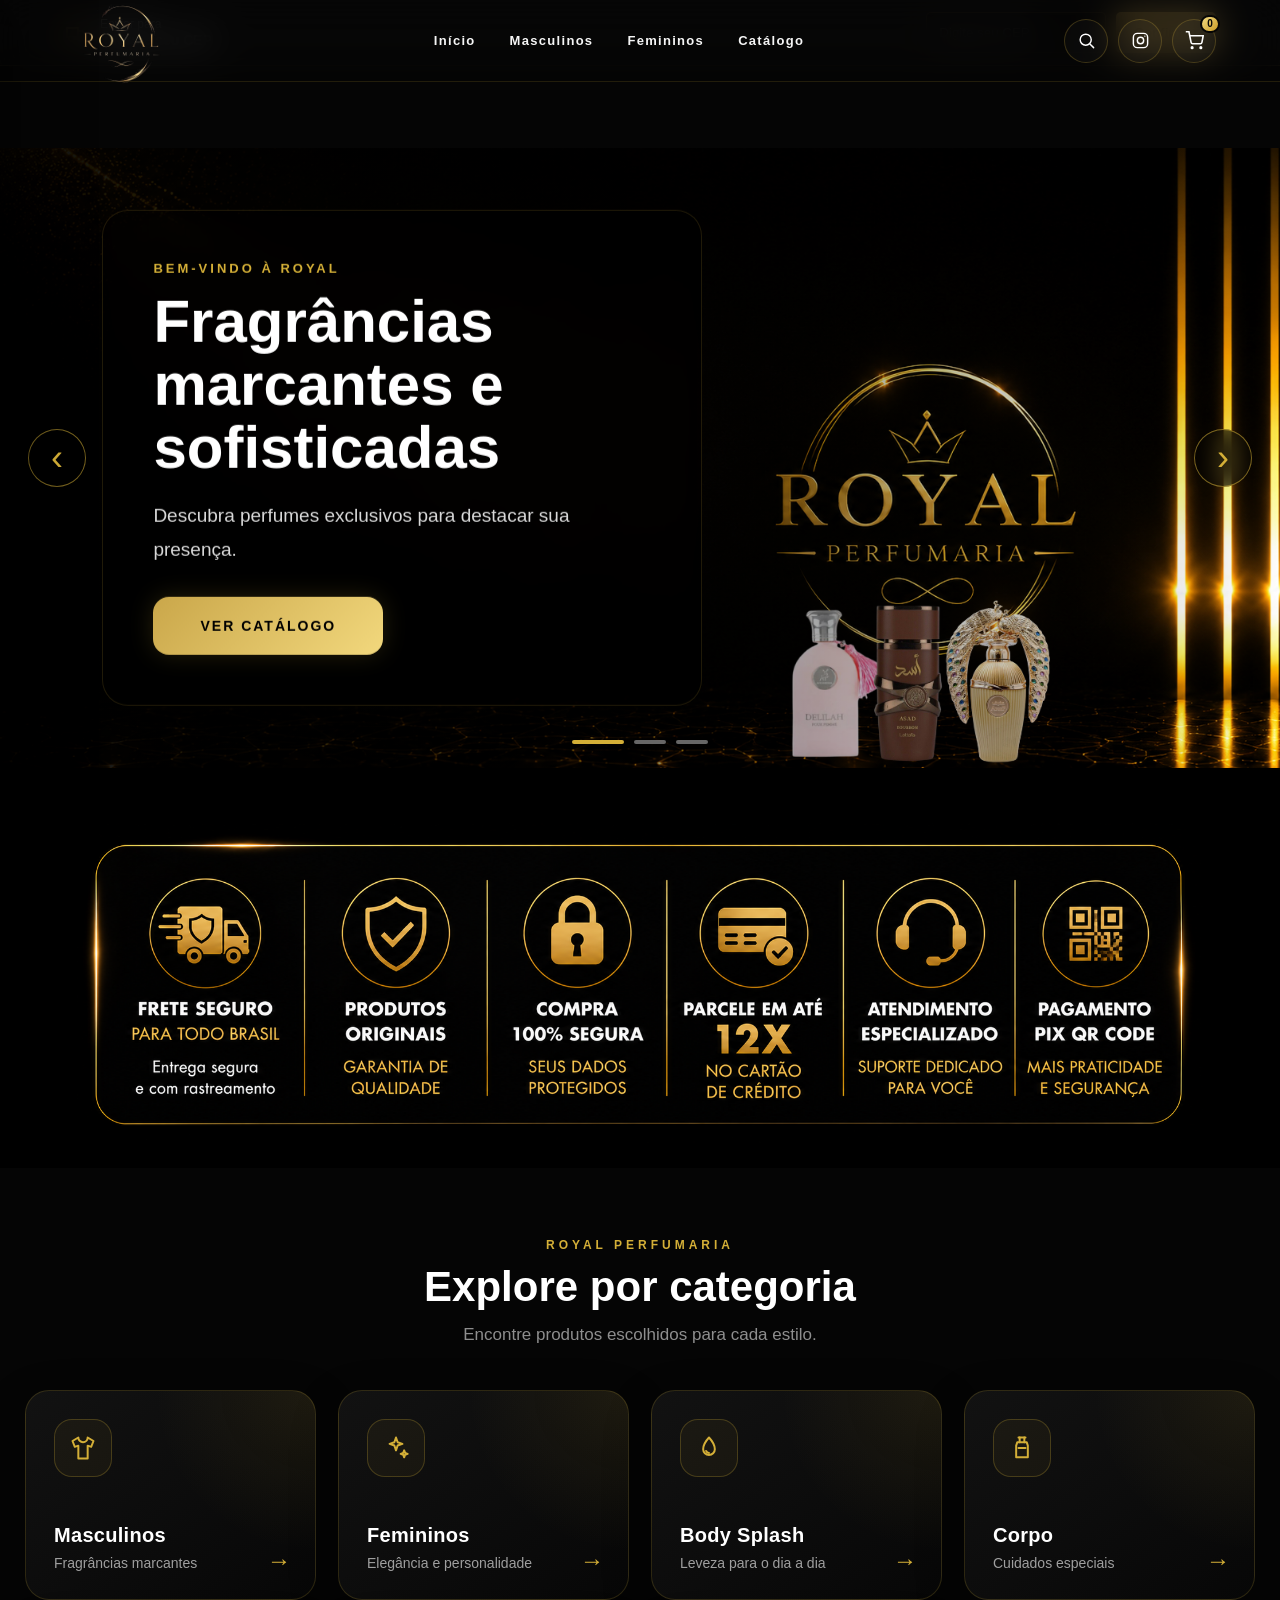
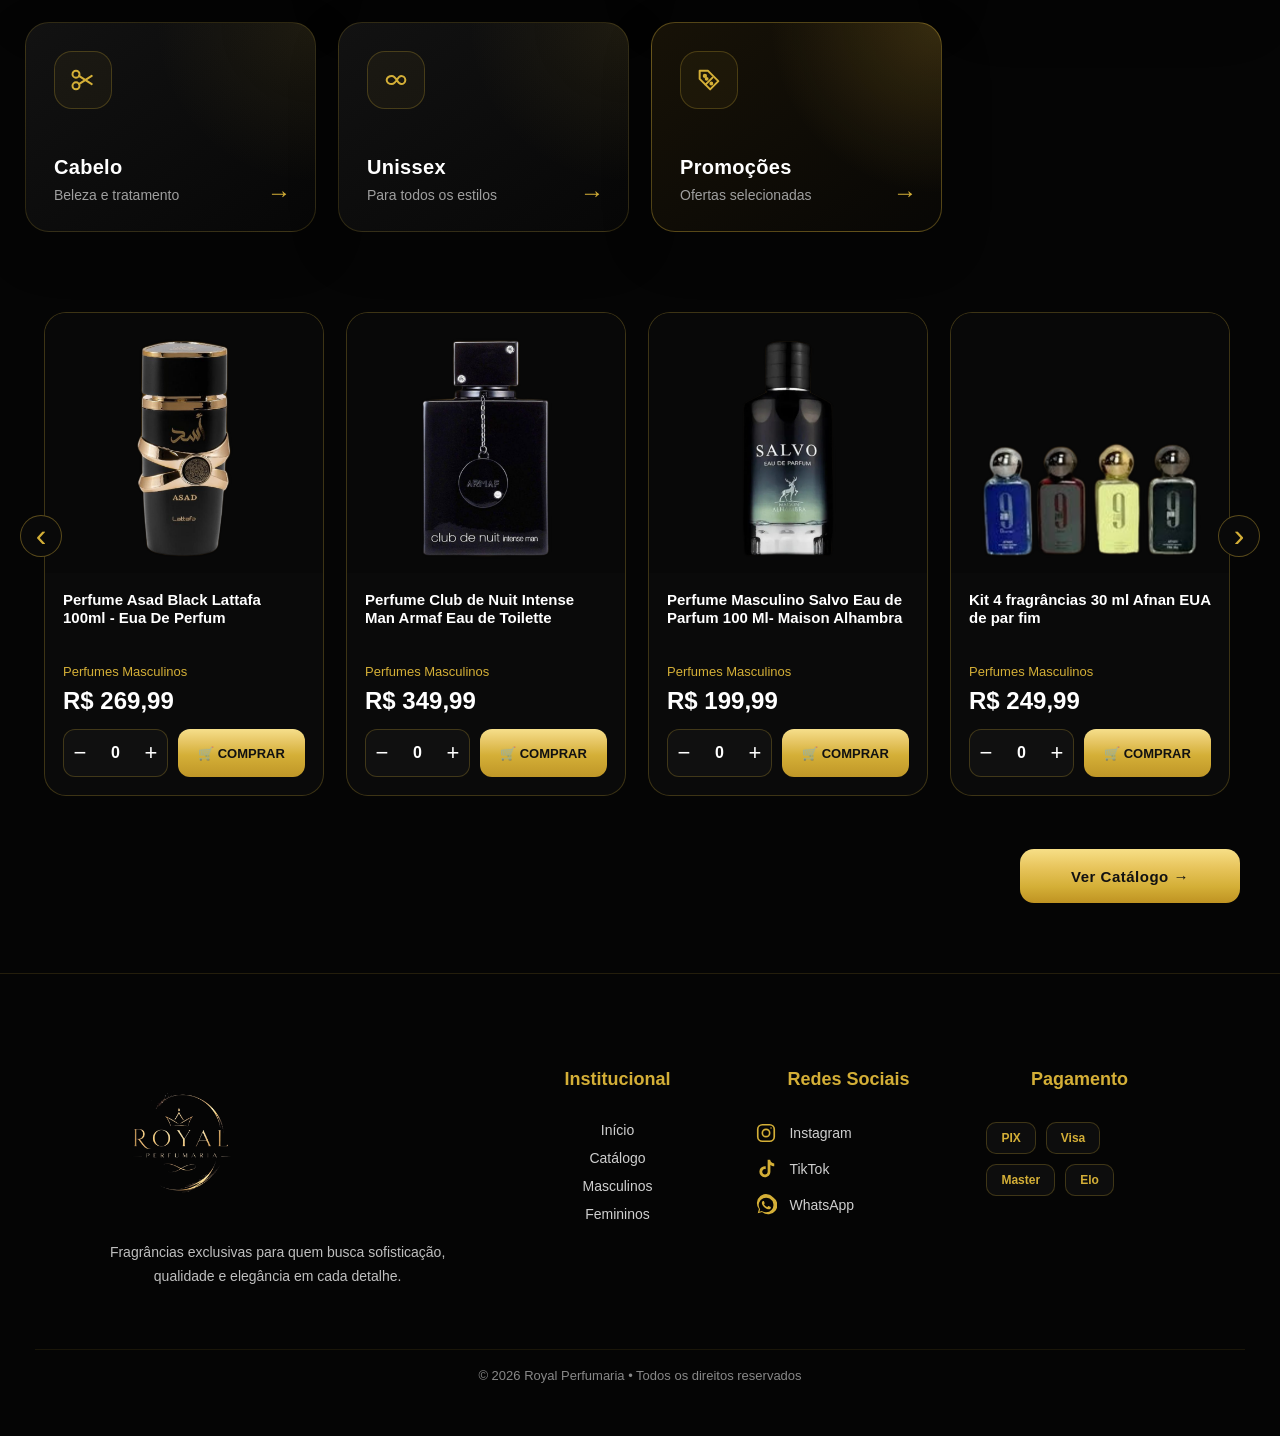
<file: index.html>
<!DOCTYPE html>
<html lang="pt-BR">
<head>
  <meta charset="UTF-8">
  <meta name="viewport" content="width=device-width, initial-scale=1.0">
  <title>Royal Perfumaria</title>
  <link rel="stylesheet" href="style.css">
  <link rel="stylesheet" href="hero.css">
  <link rel="stylesheet" href="header.css">
  <link rel="stylesheet" href="categorias.css">


  
</head>

<body>

<header class="topo">
  <div class="logo">
    <img src="logo-royal.png" alt="Royal Perfumaria">
  </div>

 
  <nav class="menu">
    <a href="index.html">início</a>
<a href="catalogo.html?categoria=masculino">masculinos</a>
<a href="catalogo.html?categoria=feminino">femininos</a>
<a href="catalogo.html">catálogo</a>
    </nav>

    <button
    class="btn-menu"
    id="btnMenu"
    type="button"
    aria-label="Abrir menu">

    <span></span>
    <span></span>
    <span></span>

</button>

  <div class="icones">

    <a href="#" class="top-icon" aria-label="Buscar">
      <svg xmlns="http://www.w3.org/2000/svg" viewBox="0 0 24 24" fill="none"
        stroke="currentColor" stroke-width="1.8" stroke-linecap="round" stroke-linejoin="round">
        <circle cx="11" cy="11" r="7"></circle>
        <line x1="21" y1="21" x2="16.65" y2="16.65"></line>
      </svg>
    </a>

    <a href="https://instagram.com/royalperfumariago" target="_blank" class="top-icon" aria-label="Instagram">
      <svg xmlns="http://www.w3.org/2000/svg" viewBox="0 0 24 24" fill="none"
        stroke="currentColor" stroke-width="1.8" stroke-linecap="round" stroke-linejoin="round">
        <rect x="3" y="3" width="18" height="18" rx="5" ry="5"></rect>
        <circle cx="12" cy="12" r="4"></circle>
        <circle cx="17.5" cy="6.5" r="0.8" fill="currentColor" stroke="none"></circle>
      </svg>
    </a>

<div class="icone-carrinho">

    <button class="btn-carrinho">

        <span class="contador-carrinho">0</span>

        <svg xmlns="http://www.w3.org/2000/svg"
        width="24"
        height="24"
        fill="none"
        stroke="currentColor"
        stroke-width="2"
        viewBox="0 0 24 24">

            <circle cx="9" cy="21" r="1"></circle>
            <circle cx="20" cy="21" r="1"></circle>

            <path d="M1 1h4l2.68 13.39a2 2 0 0 0 2 1.61h9.72a2 2 0 0 0 2-1.61L23 6H6"></path>

        </svg>

    </button>

    <div class="dropdown-carrinho">
    </div>

</div>
  </header>

<nav class="menu-mobile" id="menuMobile">

    <a href="index.html">Início</a>

    <a href="catalogo.html">Catálogo</a>

    <a href="catalogo.html?categoria=masculino">Masculinos</a>

    <a href="catalogo.html?categoria=feminino">Femininos</a>

    <a href="catalogo.html?categoria=promocoes">Promoções</a>

</nav>

<div class="overlay-menu" id="overlayMenu"></div>

<section class="cep-bar">
  <div class="cep-info">
    <span class="cep-icon">
      <svg xmlns="http://www.w3.org/2000/svg" viewBox="0 0 24 24" fill="none"
        stroke="currentColor" stroke-width="1.8" stroke-linecap="round" stroke-linejoin="round">
        <path d="M3 7h11v9H3z"></path>
        <path d="M14 10h4l3 3v3h-7z"></path>
        <circle cx="7" cy="18" r="2"></circle>
        <circle cx="17" cy="18" r="2"></circle>
        <path d="M9 18h6"></path>
      </svg>
    </span>

    <div>
      <small>Enviar para</small>
      <strong id="cepTexto">Informe seu CEP</strong>
    </div>
  </div>

  <div class="cep-form">
    <input type="text" id="cepInput" placeholder="Digite seu CEP">
    <button onclick="Cep()">Confirmar</button>
  </div>
</section>


<section class="hero-slider" id="heroSlider">
 <div class="slide ativo">

    <picture>
    <source
        media="(max-width:768px)"
        srcset="b1-mobile.png">

    <img
        src="b1-desktop.png"
        alt="Perfumes masculinos">
</picture>

        <div class="slide-texto">
            <span>BEM-VINDO À ROYAL</span>

            <h1>Fragrâncias marcantes e sofisticadas</h1>

            <p>
                Descubra perfumes exclusivos para destacar sua presença.
            </p>

            <a href="catalogo.html" class="btn-catalogo">
                Ver catálogo
            </a>
        </div>
    </div>

    <div class="slide">
        <picture>
    <source
        media="(max-width:768px)"
        srcset="b2-mobile.png">

    <img
        src="b2-desktop.png"
        alt="Perfumes masculinos">
</picture>
        <div class="slide-texto">
            <span>PERFUMES MASCULINOS</span>

            <h1>Personalidade em cada fragrância</h1>

            <p>
                Perfumes intensos, elegantes e inesquecíveis.
            </p>

            <a href="catalogo.html" class="btn-catalogo">
                Conhecer perfumes
            </a>
        </div>
    </div>

    <div class="slide">
        <picture>
    <source
        media="(max-width:768px)"
        srcset="b3-mobile.png">

    <img
        src="b3-desktop.png"
        alt="Perfumes femininos">
</picture>
        <div class="slide-texto">
            <span>PERFUMES FEMININOS</span>

            <h1>Sofisticação para todos os momentos</h1>

            <p>
                Fragrâncias delicadas, marcantes e envolventes.
            </p>

            <a href="catalogo.html" class="btn-catalogo">
                Ver fragrâncias
            </a>
        </div>
    </div>

    <button class="slide-btn prev" type="button" aria-label="Anterior">
        ‹
    </button>

    <button class="slide-btn next" type="button" aria-label="Próximo">
        ›
    </button>

    <div class="slide-dots">
        <button class="dot ativo" type="button" data-slide="0"></button>
        <button class="dot" type="button" data-slide="1"></button>
        <button class="dot" type="button" data-slide="2"></button>
    </div>

</section>

<section class="beneficios">
    <img src="benefícios.png" alt="Benefícios Royal Perfumaria">
</section>
<section class="categorias-modernas">
    <div class="cabecalho-categorias">
        <span class="categoria-destaque">ROYAL PERFUMARIA</span>
        <h2>Explore por categoria</h2>
        <p>Encontre produtos escolhidos para cada estilo.</p>
    </div>

    <div class="grid-categorias-modernas">

        <a href="catalogo.html?categoria=masculino" class="card-categoria-moderna">
            <div class="icone-categoria">
                <svg viewBox="0 0 24 24" aria-hidden="true">
                    <path d="M16 3l5 3-2 5-3-1v11H8V10l-3 1-2-5 5-3a4 4 0 0 0 8 0Z"/>
                </svg>
            </div>

            <div class="texto-categoria">
                <strong>Masculinos</strong>
                <span>Fragrâncias marcantes</span>
            </div>

            <span class="seta-categoria">→</span>
        </a>

        <a href="catalogo.html?categoria=feminino" class="card-categoria-moderna">
            <div class="icone-categoria">
                <svg viewBox="0 0 24 24" aria-hidden="true">
                    <path d="m12 3 1.4 4.1L17.5 8.5l-4.1 1.4L12 14l-1.4-4.1-4.1-1.4 4.1-1.4L12 3Z"/>
                    <path d="m19 14 .8 2.2L22 17l-2.2.8L19 20l-.8-2.2L16 17l2.2-.8L19 14Z"/>
                </svg>
            </div>

            <div class="texto-categoria">
                <strong>Femininos</strong>
                <span>Elegância e personalidade</span>
            </div>

            <span class="seta-categoria">→</span>
        </a>

        <a href="catalogo.html?categoria=body-splash" class="card-categoria-moderna">
            <div class="icone-categoria">
                <svg viewBox="0 0 24 24" aria-hidden="true">
                    <path d="M12 3s-5 5.4-5 10a5 5 0 0 0 10 0c0-4.6-5-10-5-10Z"/>
                    <path d="M9.5 14.5a2.7 2.7 0 0 0 2.5 1.7"/>
                </svg>
            </div>

            <div class="texto-categoria">
                <strong>Body Splash</strong>
                <span>Leveza para o dia a dia</span>
            </div>

            <span class="seta-categoria">→</span>
        </a>

        <a href="catalogo.html?categoria=corpo" class="card-categoria-moderna">
            <div class="icone-categoria">
                <svg viewBox="0 0 24 24" aria-hidden="true">
                    <path d="M9 3h6"/>
                    <path d="M10 3v4"/>
                    <path d="M14 3v4"/>
                    <path d="M8 7h8l1 3v10H7V10l1-3Z"/>
                    <path d="M9 12h6"/>
                </svg>
            </div>

            <div class="texto-categoria">
                <strong>Corpo</strong>
                <span>Cuidados especiais</span>
            </div>

            <span class="seta-categoria">→</span>
        </a>

        <a href="catalogo.html?categoria=cabelo" class="card-categoria-moderna">
            <div class="icone-categoria">
                <svg viewBox="0 0 24 24" aria-hidden="true">
                    <circle cx="6" cy="7" r="3"/>
                    <circle cx="6" cy="17" r="3"/>
                    <path d="m8.5 8.5 11 7"/>
                    <path d="m8.5 15.5 11-7"/>
                </svg>
            </div>

            <div class="texto-categoria">
                <strong>Cabelo</strong>
                <span>Beleza e tratamento</span>
            </div>

            <span class="seta-categoria">→</span>
        </a>

        <a href="catalogo.html?categoria=unissex" class="card-categoria-moderna">
            <div class="icone-categoria">
                <svg viewBox="0 0 24 24" aria-hidden="true">
                    <path d="M8.5 8.5c-2.5 0-4.5 1.6-4.5 3.5s2 3.5 4.5 3.5c4 0 4.5-7 8-7 2 0 3.5 1.6 3.5 3.5s-1.5 3.5-3.5 3.5c-3.5 0-4-7-8-7Z"/>
                </svg>
            </div>

            <div class="texto-categoria">
                <strong>Unissex</strong>
                <span>Para todos os estilos</span>
            </div>

            <span class="seta-categoria">→</span>
        </a>

        <a href="catalogo.html?categoria=promocoes" class="card-categoria-moderna promocao">
            <div class="icone-categoria">
                <svg viewBox="0 0 24 24" aria-hidden="true">
                    <path d="M20 13 13 20l-9-9V4h7l9 9Z"/>
                    <circle cx="8.5" cy="8.5" r="1"/>
                    <path d="m9 16 6-6"/>
                    <circle cx="10" cy="11" r=".8"/>
                    <circle cx="14" cy="15" r=".8"/>
                </svg>
            </div>

            <div class="texto-categoria">
                <strong>Promoções</strong>
                <span>Ofertas selecionadas</span>
            </div>

            <span class="seta-categoria">→</span>
        </a>

    </div>
</section>

<div class="carrossel-container">
    <button class="seta-carrossel esquerda" type="button">‹</button>

    <div class="carrossel-produtos" id="maisVendidos"></div>

    <button class="seta-carrossel direita" type="button">›</button>
</div>

<div class="mais-vendidos-footer">
    <a href="catalogo.html" class="btn-ver-catalogo">
        Ver Catálogo →
    </a>
</div>

<footer class="footer">

    <div class="footer-container">

        <div class="footer-col">
            <img src="logo-royal.png" alt="Royal Perfumaria" class="footer-logo">

            <p>
                Fragrâncias exclusivas para quem busca sofisticação,
                qualidade e elegância em cada detalhe.
            </p>
        </div>

        <div class="footer-col">

            <h3>Institucional</h3>

            <a href="index.html">Início</a>
            <a href="catalogo.html">Catálogo</a>
            <a href="#">Masculinos</a>
            <a href="#">Femininos</a>

        </div>
        <div class="footer-col">

    <h3>Redes Sociais</h3>

    <div class="footer-social">

        <a href="https://instagram.com/royalperfumariago"
           target="_blank"
           aria-label="Instagram">

            <svg viewBox="0 0 24 24" fill="none" stroke="currentColor" stroke-width="1.8">
                <rect x="3" y="3" width="18" height="18" rx="5"></rect>
                <circle cx="12" cy="12" r="4"></circle>
                <circle cx="17.5" cy="6.5" r=".8" fill="currentColor" stroke="none"></circle>
            </svg>

            <span>Instagram</span>

        </a>

        <a href="https://www.tiktok.com/@meirygoncalvess"
           target="_blank"
           aria-label="TikTok">

            <svg viewBox="0 0 24 24" fill="currentColor">
                <path d="M16.5 2c.5 2.3 1.9 3.8 4.5 4v3c-1.5 0-3-.5-4.2-1.4V15c0 3.3-2.7 6-6 6s-6-2.7-6-6 2.7-6 6-6c.3 0 .6 0 .9.1v3.2c-.3-.1-.6-.2-.9-.2-1.6 0-2.9 1.3-2.9 2.9S9.3 18 10.9 18s2.9-1.3 2.9-2.9V2h2.7z"/>
            </svg>

            <span>TikTok</span>

        </a>

        <a href="https://wa.me/5562999736569"
           target="_blank"
           aria-label="WhatsApp">

            <svg viewBox="0 0 24 24" fill="currentColor">
                <path d="M20 3.9A10 10 0 0 0 4.3 16.4L3 21l4.8-1.3A10 10 0 1 0 20 3.9Zm-8 16a8 8 0 0 1-4.1-1.1l-.3-.2-2.8.8.8-2.7-.2-.3A8 8 0 1 1 12 20Zm4.4-6c-.2-.1-1.4-.7-1.6-.8s-.4-.1-.5.1-.6.8-.7 1-.3.2-.5.1a6.5 6.5 0 0 1-3.2-2.8c-.2-.3 0-.4.1-.6.1-.1.2-.3.3-.4.1-.1.1-.3.2-.4s0-.3 0-.4c0-.1-.5-1.3-.7-1.8-.2-.4-.3-.4-.5-.4h-.4c-.1 0-.4.1-.6.3-.2.2-.8.8-.8 2s.8 2.4.9 2.5c.1.2 1.7 2.7 4.1 3.7.6.3 1 .5 1.4.6.6.2 1.2.2 1.6.1.5-.1 1.4-.6 1.6-1.2.2-.6.2-1.1.1-1.2-.1-.1-.2-.2-.4-.3Z"/>
            </svg>

            <span>WhatsApp</span>

        </a>

    </div>

</div>

        <div class="footer-col">

            <h3>Pagamento</h3>

            <div class="pagamentos">

                <span>PIX</span>
                <span>Visa</span>
                <span>Master</span>
                <span>Elo</span>

            </div>

        </div>

    </div>

    <div class="footer-bottom">

        © 2026 Royal Perfumaria • Todos os direitos reservados

    </div>

</footer>

<div class="modal-carrinho" id="modalCarrinho">

    <div class="modal-box">

        <div class="check-icon">✓</div>

        <h2>Produto adicionado!</h2>

        <p>
            <strong id="produtoModal"></strong><br>
            foi adicionado ao seu carrinho.
        </p>

        <div class="botoes-modal">

            <button id="continuarCompra">
                Continuar comprando
            </button>

            <button id="irCheckout">
                Finalizar Pedido
            </button>

        </div>

    </div>

</div>

<script>
const topo = document.querySelector(".topo");
const btnMenu = document.getElementById("btnMenu");
const menuMobile = document.getElementById("menuMobile");
const overlayMenu = document.getElementById("overlayMenu");

window.addEventListener("scroll", () => {
    topo?.classList.toggle("rolagem", window.scrollY > 30);
});

if (btnMenu && menuMobile && overlayMenu) {

    function fecharMenuMobile() {
        btnMenu.classList.remove("ativo");
        menuMobile.classList.remove("ativo");
        overlayMenu.classList.remove("ativo");
        document.body.style.overflow = "";
    }

    btnMenu.addEventListener("click", () => {
        const aberto = menuMobile.classList.toggle("ativo");

        btnMenu.classList.toggle("ativo", aberto);
        overlayMenu.classList.toggle("ativo", aberto);

        document.body.style.overflow = aberto ? "hidden" : "";
    });

    overlayMenu.addEventListener("click", fecharMenuMobile);

    menuMobile.querySelectorAll("a").forEach(link => {
        link.addEventListener("click", fecharMenuMobile);
    });

}
</script>

<script src="produtos.js"></script>
<script src="js/carrinho.js"></script>
<script src="index.js"></script>
</body>
</html>
</file>
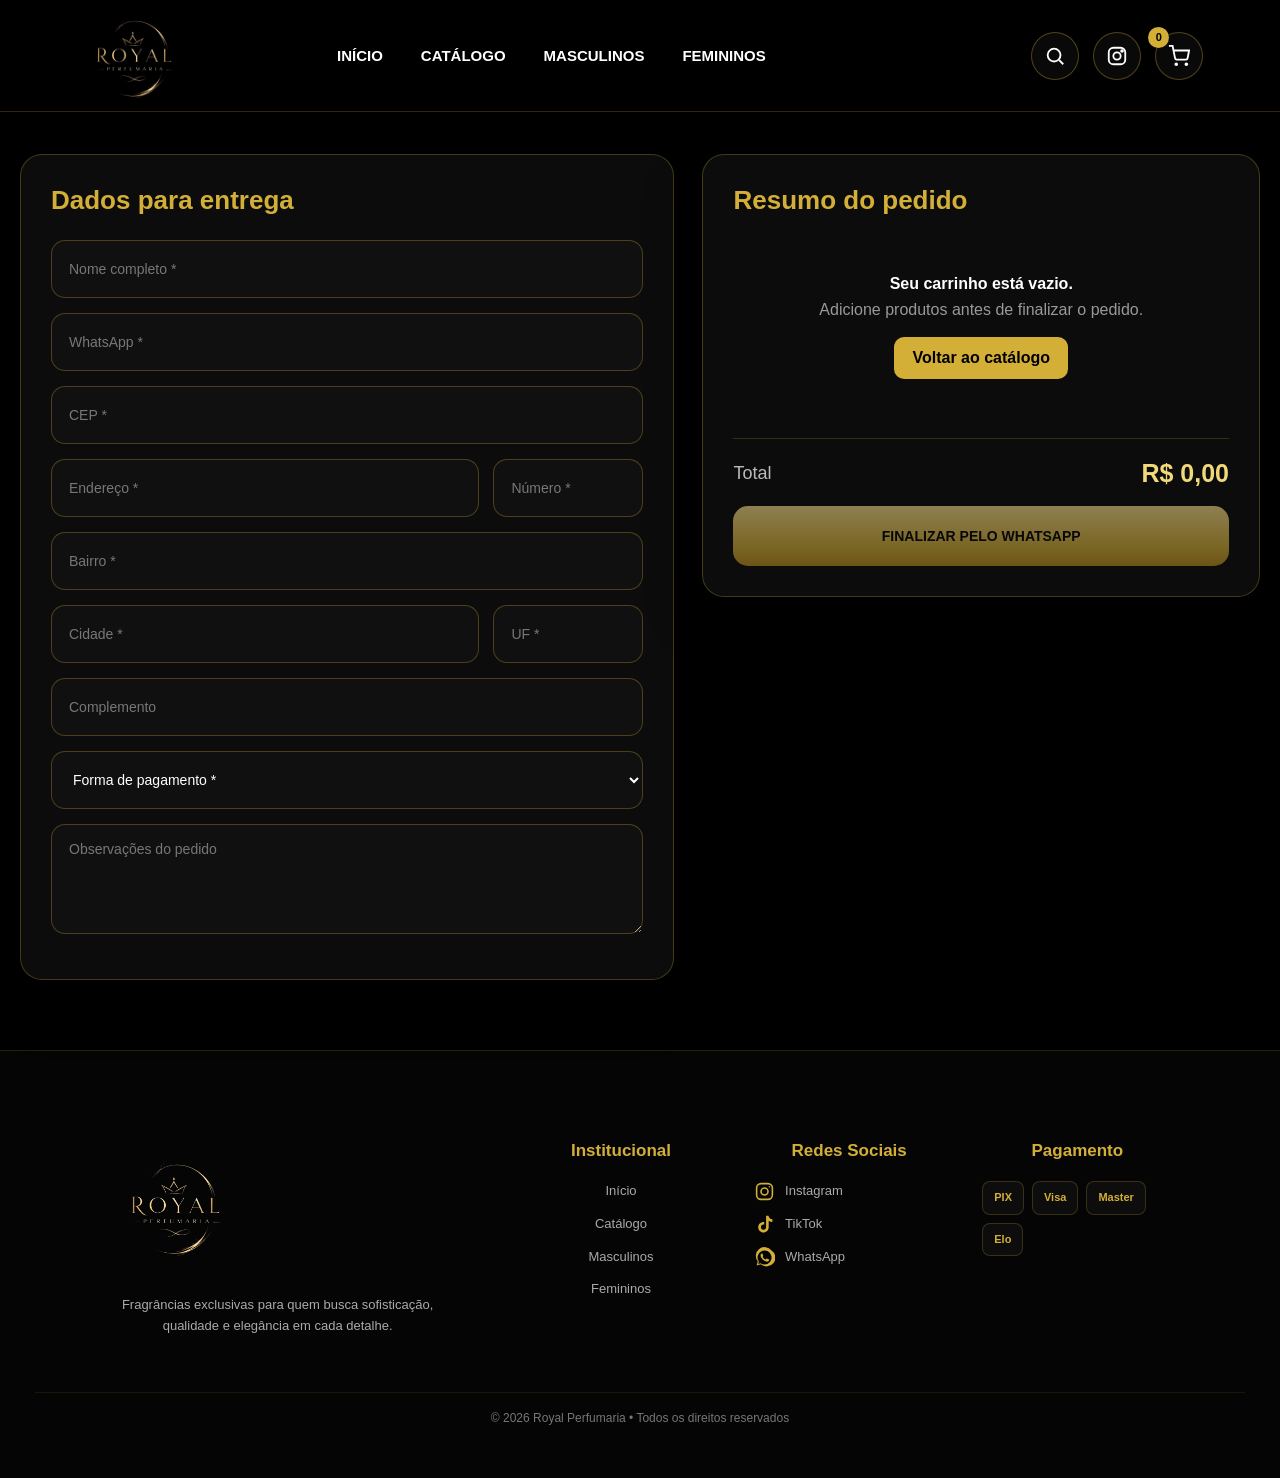
<file: checkout.html>
<!DOCTYPE html>
<html lang="pt-BR">
<head>
    <meta charset="UTF-8">
    <meta name="viewport" content="width=device-width, initial-scale=1.0">
    <title>Checkout | Royal Perfumaria</title>

    <link rel="stylesheet" href="style.css">
    <link rel="stylesheet" href="checkout.css">
</head>

<body>
<header class="topo">
    <a href="index.html" class="logo">
        <img src="logoroyalcatalogo.png" alt="Royal Perfumaria">
    </a>

    <nav class="menu">
        <a href="index.html">Início</a>
        <a href="catalogo.html">Catálogo</a>
        <a href="catalogo.html">Masculinos</a>
        <a href="catalogo.html">Femininos</a>
    </nav>

    <div class="icones">

        <a href="catalogo.html" class="top-icon" aria-label="Buscar">
            <svg viewBox="0 0 24 24" fill="none" stroke="currentColor" stroke-width="2">
                <circle cx="11" cy="11" r="7"></circle>
                <line x1="21" y1="21" x2="16.65" y2="16.65"></line>
            </svg>
        </a>

        <a href="https://instagram.com/royalperfumaria" target="_blank" class="top-icon" aria-label="Instagram">
            <svg viewBox="0 0 24 24" fill="none" stroke="currentColor" stroke-width="2">
                <rect x="3" y="3" width="18" height="18" rx="5"></rect>
                <circle cx="12" cy="12" r="4"></circle>
                <circle cx="17.5" cy="6.5" r="1"></circle>
            </svg>
        </a>

        <div class="icone-carrinho">
            <button class="btn-carrinho" type="button">
                <span class="contador-carrinho">0</span>

                <svg viewBox="0 0 24 24" fill="none" stroke="currentColor" stroke-width="2">
                    <circle cx="9" cy="21" r="1"></circle>
                    <circle cx="20" cy="21" r="1"></circle>
                    <path d="M1 1h4l2.68 13.39a2 2 0 0 0 2 1.61h9.72a2 2 0 0 0 2-1.61L23 6H6"></path>
                </svg>
            </button>

            <div class="dropdown-carrinho">
                <h3>Seu Carrinho</h3>
                <p>Carrinho vazio.</p>
            </div>
        </div>

    </div>
</header>

<main class="checkout-container">

    <section class="dados-cliente">
        <h2>Dados para entrega</h2>

        <input type="text" id="nome" placeholder="Nome completo *">
        <input type="tel" id="telefone" placeholder="WhatsApp *">
        <input type="text" id="cep" placeholder="CEP *">

        <div class="linha">
            <input type="text" id="endereco" placeholder="Endereço *">
            <input type="text" id="numero" placeholder="Número *">
        </div>

        <input type="text" id="bairro" placeholder="Bairro *">

        <div class="linha">
            <input type="text" id="cidade" placeholder="Cidade *">
            <input type="text" id="uf" placeholder="UF *">
        </div>

        <input type="text" id="complemento" placeholder="Complemento">

        <select id="pagamento">
            <option value="">Forma de pagamento *</option>
            <option value="PIX">PIX</option>
            <option value="Cartão">Cartão</option>
            <option value="Dinheiro">Dinheiro</option>
        </select>

        <textarea id="observacao" placeholder="Observações do pedido"></textarea>
    </section>

    <section class="resumo-pedido">
        <h2>Resumo do pedido</h2>

        <div id="listaCheckout"></div>

        <div class="total-box">
            <span>Total</span>
            <strong id="totalCheckout">R$ 0,00</strong>
        </div>

        <button id="btnFinalizar">
            Finalizar pelo WhatsApp
        </button>
    </section>

</main>

<footer class="footer">

    <div class="footer-container">

        <div class="footer-col">
            <img src="logo-royal.png" alt="Royal Perfumaria" class="footer-logo">

            <p>
                Fragrâncias exclusivas para quem busca sofisticação,
                qualidade e elegância em cada detalhe.
            </p>
        </div>

        <div class="footer-col">

            <h3>Institucional</h3>

            <a href="index.html">Início</a>
            <a href="catalogo.html">Catálogo</a>
            <a href="#">Masculinos</a>
            <a href="#">Femininos</a>

        </div>
        <div class="footer-col">

    <h3>Redes Sociais</h3>

    <div class="footer-social">

        <a href="https://instagram.com/royalperfumariago"
           target="_blank"
           aria-label="Instagram">

            <svg viewBox="0 0 24 24" fill="none" stroke="currentColor" stroke-width="1.8">
                <rect x="3" y="3" width="18" height="18" rx="5"></rect>
                <circle cx="12" cy="12" r="4"></circle>
                <circle cx="17.5" cy="6.5" r=".8" fill="currentColor" stroke="none"></circle>
            </svg>

            <span>Instagram</span>

        </a>

        <a href="https://www.tiktok.com/@meirygoncalvess"
           target="_blank"
           aria-label="TikTok">

            <svg viewBox="0 0 24 24" fill="currentColor">
                <path d="M16.5 2c.5 2.3 1.9 3.8 4.5 4v3c-1.5 0-3-.5-4.2-1.4V15c0 3.3-2.7 6-6 6s-6-2.7-6-6 2.7-6 6-6c.3 0 .6 0 .9.1v3.2c-.3-.1-.6-.2-.9-.2-1.6 0-2.9 1.3-2.9 2.9S9.3 18 10.9 18s2.9-1.3 2.9-2.9V2h2.7z"/>
            </svg>

            <span>TikTok</span>

        </a>

        <a href="https://wa.me/5562999736569"
           target="_blank"
           aria-label="WhatsApp">

            <svg viewBox="0 0 24 24" fill="currentColor">
                <path d="M20 3.9A10 10 0 0 0 4.3 16.4L3 21l4.8-1.3A10 10 0 1 0 20 3.9Zm-8 16a8 8 0 0 1-4.1-1.1l-.3-.2-2.8.8.8-2.7-.2-.3A8 8 0 1 1 12 20Zm4.4-6c-.2-.1-1.4-.7-1.6-.8s-.4-.1-.5.1-.6.8-.7 1-.3.2-.5.1a6.5 6.5 0 0 1-3.2-2.8c-.2-.3 0-.4.1-.6.1-.1.2-.3.3-.4.1-.1.1-.3.2-.4s0-.3 0-.4c0-.1-.5-1.3-.7-1.8-.2-.4-.3-.4-.5-.4h-.4c-.1 0-.4.1-.6.3-.2.2-.8.8-.8 2s.8 2.4.9 2.5c.1.2 1.7 2.7 4.1 3.7.6.3 1 .5 1.4.6.6.2 1.2.2 1.6.1.5-.1 1.4-.6 1.6-1.2.2-.6.2-1.1.1-1.2-.1-.1-.2-.2-.4-.3Z"/>
            </svg>

            <span>WhatsApp</span>

        </a>

    </div>

</div>

        <div class="footer-col">

            <h3>Pagamento</h3>

            <div class="pagamentos">

                <span>PIX</span>
                <span>Visa</span>
                <span>Master</span>
                <span>Elo</span>

            </div>

        </div>

    </div>

    <div class="footer-bottom">

        © 2026 Royal Perfumaria • Todos os direitos reservados

    </div>

</footer>

<script src="js/carrinho.js"></script>
<script src="checkout.js"></script>
</body>
</html>
</file>
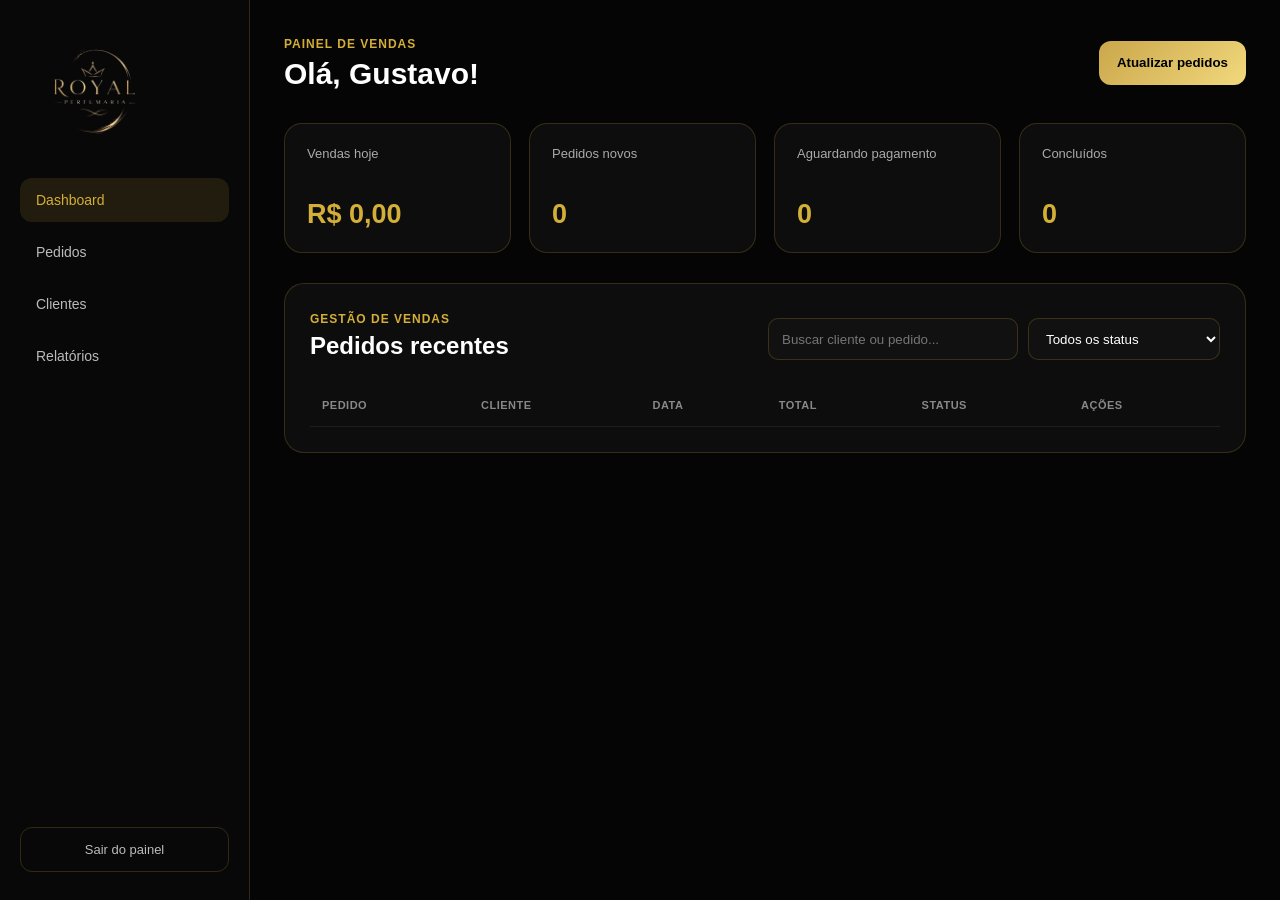
<file: painel/dashboard.html>
<!DOCTYPE html>
<html lang="pt-BR">
<head>
    <meta charset="UTF-8">
    <meta name="viewport" content="width=device-width, initial-scale=1.0">

    <title>Painel de Vendas | Royal Perfumaria</title>

    <link rel="stylesheet" href="painel.css">
</head>

<body>

<aside class="sidebar">

    <a href="../index.html" class="logo-painel">
        <img src="../logo-royal.png" alt="Royal Perfumaria">
    </a>

    <nav class="menu-painel">
        <a href="dashboard.html" class="ativo">
            Dashboard
        </a>

        <a href="#pedidos">
            Pedidos
        </a>

        <a href="#clientes">
            Clientes
        </a>

        <a href="#relatorios">
            Relatórios
        </a>
    </nav>

    <a href="../index.html" class="btn-sair">
        Sair do painel
    </a>

</aside>

<main class="conteudo-painel">

    <header class="topo-painel">
        <div>
            <span>Painel de vendas</span>
            <h1>Olá, Gustavo!</h1>
        </div>

        <button id="btnAtualizar" type="button">
            Atualizar pedidos
        </button>
    </header>

    <section class="cards-resumo">

        <article class="card-resumo">
            <span>Vendas hoje</span>
            <strong id="vendasHoje">R$ 0,00</strong>
        </article>

        <article class="card-resumo">
            <span>Pedidos novos</span>
            <strong id="pedidosNovos">0</strong>
        </article>

        <article class="card-resumo">
            <span>Aguardando pagamento</span>
            <strong id="pedidosPendentes">0</strong>
        </article>

        <article class="card-resumo">
            <span>Concluídos</span>
            <strong id="pedidosConcluidos">0</strong>
        </article>

    </section>

    <section class="secao-pedidos" id="pedidos">

        <div class="cabecalho-secao">
            <div>
                <span>Gestão de vendas</span>
                <h2>Pedidos recentes</h2>
            </div>

            <div class="filtros-painel">
                <input
                    type="search"
                    id="buscaPedido"
                    placeholder="Buscar cliente ou pedido..."
                >

                <select id="filtroStatus">
                    <option value="todos">Todos os status</option>
                    <option value="novo">Novo</option>
                    <option value="aguardando">Aguardando pagamento</option>
                    <option value="pago">Pago</option>
                    <option value="enviado">Enviado</option>
                    <option value="concluido">Concluído</option>
                    <option value="cancelado">Cancelado</option>
                </select>
            </div>
        </div>

        <div class="tabela-wrapper">

            <table>
                <thead>
                    <tr>
                        <th>Pedido</th>
                        <th>Cliente</th>
                        <th>Data</th>
                        <th>Total</th>
                        <th>Status</th>
                        <th>Ações</th>
                    </tr>
                </thead>

                <tbody id="listaPedidos"></tbody>
            </table>

            <div id="pedidosVazios" class="pedidos-vazios">
                <strong>Nenhum pedido encontrado</strong>
                <p>Os pedidos aparecerão aqui quando forem registrados.</p>
            </div>

        </div>

    </section>

</main>

<div class="modal-pedido" id="modalPedido">

    <div class="modal-conteudo">

        <button
            type="button"
            class="fechar-modal"
            id="fecharModal"
            aria-label="Fechar"
        >
            ✕
        </button>

        <span class="modal-legenda">Detalhes do pedido</span>

        <h2 id="modalCodigo">ROYAL-0000</h2>

        <div id="modalDetalhes"></div>

    </div>

</div>

<script src="painel.js"></script>

</body>
</html>
</file>
<file: style.css>
* {
  margin: 0;
  padding: 0;
  box-sizing: border-box;
}

html {
  scroll-behavior: smooth;
}

body {
  background: #050505;
  color: #ffffff;
  font-family: Arial, Helvetica, sans-serif;
  overflow-x: hidden;
}

/* BARRA CEP */

.cep-bar {
  width: 100%;
  padding: 12px 5%;

  background: #0b0b0b;

  border-bottom: 1px solid rgba(201,161,74,0.18);

  display: flex;
  align-items: center;
  justify-content: space-between;
  gap: 20px;
}

.cep-info {
  display: flex;
  align-items: center;
  gap: 12px;
}

.cep-icon {
  color: #c9a14a;

  display: flex;
  align-items: center;
  justify-content: center;
}

.cep-icon svg {
  width: 24px;
  height: 24px;
}

.cep-info small {
  display: block;
  color: #bcbcbc;
  font-size: 12px;
}

.cep-info strong {
  color: #ffffff;
  font-size: 14px;
}

.cep-form {
  display: flex;
  gap: 10px;
}

.cep-form input {
  width: 180px;
  padding: 12px;

  background: #050505;

  border: 1px solid rgba(201,161,74,0.3);
  border-radius: 5px;

  color: #ffffff;
  outline: none;
}

.cep-form input::placeholder {
  color: #9a9a9a;
}

.cep-form button {
  padding: 12px 18px;

  background: linear-gradient(135deg, #c9a14a, #e6c46d);

  color: #000;

  border: none;
  border-radius: 5px;

  font-weight: bold;
  cursor: pointer;

  transition: 0.3s;
}

.cep-form button:hover {
  opacity: 0.9;
}

.slide {
  position: absolute;
  inset: 0;

  opacity: 0;
  visibility: hidden;

  transition: 0.7s ease;
}

.slide.ativo {
  opacity: 1;
  visibility: visible;
}

.slide img {
  width: 100%;
  height: 100%;
  object-fit: cover;
  object-position: center;
}

.slide::after{
    content:"";
    position:absolute;
    inset:0;

    background:
        linear-gradient(
            90deg,
            rgba(0,0,0,.92) 0%,
            rgba(0,0,0,.72) 30%,
            rgba(0,0,0,.30) 55%,
            rgba(0,0,0,0) 100%
        );
}

.slide-texto{
    background:rgba(8,8,8,.25);
    backdrop-filter:blur(8px);
    -webkit-backdrop-filter:blur(8px);
    border:1px solid rgba(212,175,55,.12);
    border-radius:22px;
    padding:42px;
}

.slide-texto p{
    text-shadow:0 2px 10px rgba(0,0,0,.7);
}
.slide-texto span {
  display: block;

  color: #ffffff;

  letter-spacing: 10px;
  text-transform: uppercase;

  margin-bottom: 25px;

  font-size: 14px;
  text-transform: uppercase;

}


.slide-texto p {
  font-size: 20px;
  line-height: 1.7;

  color: #f2f2f2;

  margin-bottom: 35px;
}

/* BOTÕES */

.botoes {
  display: flex;
  gap: 18px;
}

.btn {
  padding: 16px 32px;

  border-radius: 5px;

  text-decoration: none;

  text-transform: uppercase;
  letter-spacing: 1px;

  font-size: 13px;
  font-weight: bold;

  transition: 0.3s;
}

.dourado {
  background: linear-gradient(135deg, #c9a14a, #e6c46d);

  color: #000;
}

.dourado:hover {
  transform: translateY(-3px);
}

.contorno {
  border: 1px solid #c9a14a;
  color: #c9a14a;
}

.contorno:hover {
  background: #c9a14a;
  color: #000;
}

/* SETAS */

.slide-btn {
  position: absolute;
  z-index: 10;

  top: 50%;
  transform: translateY(-50%);

  width: 55px;
  height: 90px;

  background: rgba(0,0,0,0.35);

  border: none;

  color: #ffffff;

  font-size: 60px;

  cursor: pointer;

  transition: 0.3s;
}

.slide-btn:hover {
  background: rgba(201,161,74,0.3);
}

.prev {
  left: 0;
}

.next {
  right: 0;
}

/* DOTS */

.slide-dots {
  position: absolute;
  z-index: 10;

  left: 50%;
  bottom: 28px;

  transform: translateX(-50%);

  display: flex;
  gap: 10px;
}

.dot {
  width: 11px;
  height: 11px;

  border-radius: 50%;

  background: rgba(255,255,255,0.45);

  cursor: pointer;

  transition: 0.3s;
}

.dot.ativo {
  background: #c9a14a;
}


/* PRODUTOS */

.produtos {
  width: 90%;
  margin: 90px auto;
}

.produtos h2 {
  text-align: center;

  margin-bottom: 55px;

  font-family: Georgia, serif;

  color: #c9a14a;
  font-size: 48px;
}

.grid-produtos {
  display: grid;
  grid-template-columns: repeat(4, 1fr);

  gap: 25px;
}

.card {
  background: #0b0b0b;

  border: 1px solid rgba(201,161,74,0.15);
  border-radius: 10px;

  padding: 25px;

  transition: 0.3s;
}

.card:hover {
  transform: translateY(-8px);

  border-color: #c9a14a;
}

.card img {
  width: 100%;
  height: 260px;

  object-fit: contain;
}

.card h3 {
  margin-top: 18px;
  margin-bottom: 10px;

  font-size: 22px;
}

.card p {
  color: #bcbcbc;

  margin-bottom: 15px;
}

.card strong {
  display: block;

  color: #c9a14a;

  font-size: 24px;

  margin-bottom: 18px;
}

.card button {
  width: 100%;
  padding: 14px;

  border: none;
  border-radius: 5px;

  background: linear-gradient(135deg, #c9a14a, #e6c46d);

  color: #000;

  font-weight: bold;
  text-transform: uppercase;

  cursor: pointer;

  transition: 0.3s;
}

.card button:hover {
  opacity: 0.92;
}

/* FOOTER */

footer {
  margin-top: 90px;
  padding: 35px;

  text-align: center;

  border-top: 1px solid rgba(201,161,74,0.2);

  color: #bcbcbc;
  font-size: 14px;
}

/* RESPONSIVO */

@media(max-width: 1200px) {

  .categorias {
    grid-template-columns: repeat(2, 1fr);
  }

  .grid-produtos {
    grid-template-columns: repeat(2, 1fr);
  }

}

@media(max-width: 900px) {

  .menu {
    display: none;
  }

  .hero-slider {
    height: 540px;
  }

  .slide-texto h1 {
    font-size: 58px;
  }

  .slide-texto p {
    font-size: 17px;
  }

}

@media(max-width: 600px) {

  .topo {
    padding: 15px 5%;
  }

  .logo img {
    width: 90px;
  }

  .hero-slider {
    height: 500px;
  }

  .slide-texto {
    left: 6%;
    right: 6%;
    max-width: 100%;
  }

  .slide-texto span {
    letter-spacing: 5px;
    font-size: 11px;
  }

  .slide-texto h1 {
    font-size: 40px;
  }

  .slide-texto p {
    font-size: 15px;
  }

  .botoes {
    flex-direction: column;
  }

  .categorias {
    grid-template-columns: 1fr;
  }

  .grid-produtos {
    grid-template-columns: 1fr;
  }

  .cep-bar {
    flex-direction: column;
    align-items: flex-start;
  }

  .cep-form {
    width: 100%;
  }

  .cep-form input {
    width: 100%;
  }

}
.btn-catalogo{
    display: inline-flex;
    align-items: center;
    justify-content: center;

    width: 230px;
    height: 62px;

    background: linear-gradient(
        135deg,
        #caa74a,
        #f2d87d
    );

    color: #000;

    font-size: 15px;
    font-weight: 700;
    letter-spacing: 1px;

    text-decoration: none;
    text-transform: uppercase;

    border-radius: 8px;

    box-shadow:
    0 0 25px rgba(212,175,55,0.18);

    transition: 0.35s ease;
}

.btn-catalogo:hover{
    transform: translateY(-3px);

    box-shadow:
    0 0 35px rgba(212,175,55,0.28);

    background: linear-gradient(
        135deg,
        #d8b85a,
        #ffe59a
    );
}
.icone-carrinho{
    position: relative;
}

.btn-carrinho{
    width: 52px;
    height: 52px;

    border-radius: 50%;

    border: 1px solid rgba(212,175,55,0.35);

    background: rgba(0,0,0,0.45);

    color: #fff;

    display: flex;
    align-items: center;
    justify-content: center;

    cursor: pointer;

    transition: 0.3s;
}

.btn-carrinho:hover{
    border-color: #d4af37;

    color: #d4af37;
}

.dropdown-carrinho{
    position: absolute;

    top: 70px;
    right: 0;

    width: 340px;

    background: #050505;

    border: 1px solid rgba(212,175,55,0.18);

    border-radius: 14px;

    padding: 22px;

    opacity: 0;
    visibility: hidden;

    transform: translateY(10px);

    transition: 0.3s;

    box-shadow:
    0 20px 50px rgba(0,0,0,0.55);

    z-index: 999;
}

.icone-carrinho:hover .dropdown-carrinho{
    opacity: 1;
    visibility: visible;

    transform: translateY(0);
}

.dropdown-carrinho h3{
    color: #d4af37;

    font-size: 18px;

    margin-bottom: 20px;
}

.item-carrinho{
    display: flex;
    align-items: center;

    gap: 15px;

    margin-bottom: 20px;
}

.item-carrinho img{
    width: 70px;
    height: 70px;

    object-fit: cover;

    border-radius: 10px;

    background: #111;
}

.item-carrinho p{
    color: #fff;

    font-size: 15px;

    margin-bottom: 5px;
}

.item-carrinho span{
    color: #d4af37;

    font-weight: 600;
}

.btn-finalizar{
    width: 100%;
    height: 52px;

    display: flex;
    align-items: center;
    justify-content: center;

    background: linear-gradient(
        135deg,
        #caa74a,
        #f2d87d
    );

    border-radius: 10px;

    color: #000;

    font-weight: 700;

    text-decoration: none;

    margin-top: 10px;

    transition: 0.3s;
}

.btn-finalizar:hover{
    transform: translateY(-2px);
}
.btn-carrinho{
    position: relative;
}

.contador-carrinho{
    position: absolute;
    top: -8px;
    left: -8px;

    width: 20px;
    height: 20px;

    border-radius: 50%;

    background: #d4af37;
    color: #000;

    display: flex;
    align-items: center;
    justify-content: center;

    font-size: 11px;
    font-weight: 700;
}
.mais-vendidos{
    padding:70px 6%;
    background:#000;
}

.titulo-secao{
    text-align:center;
    margin-bottom:35px;
}

.titulo-secao h2{
    color:#d4af37;
    font-size:34px;
}

.titulo-secao p{
    color:#ccc;
    margin-top:8px;
}

.carrossel-area{
    position:relative;
}

.carrossel-produtos{
    display:flex;
    gap:24px;
    overflow-x:auto;
    scroll-behavior:smooth;
    padding:10px 4px 25px;
}

.carrossel-produtos::-webkit-scrollbar{
    display:none;
}

.card-vendido{
    min-width:310px;
    background:#0a0a0a;
    border:1px solid rgba(212,175,55,.25);
    border-radius:22px;
    overflow:hidden;
}

.img-vendido{
    height:300px;
    display:flex;
    align-items:flex-end;
    justify-content:center;
    background:#080808;
}

.img-vendido img{
    width:auto;
    height:95%;
    max-width:100%;
    object-fit:contain;
}

.info-vendido{
    padding:20px;
}

.info-vendido h3{
    font-size:18px;
    line-height:1.2;
    min-height:65px;
}

.info-vendido span{
    display:block;
    color:#d4af37;
    margin:8px 0;
}

.info-vendido strong{
    display:block;
    font-size:30px;
    margin-bottom:16px;
}

.acoes-vendido{
    display:grid;
    grid-template-columns:95px 1fr;
    gap:10px;
}

.acoes-vendido .controle-quantidade{
    height:46px;
    display:flex;
    align-items:center;
    justify-content:space-between;
    background:#101010;
    border-radius:10px;
    overflow:hidden;
}

.acoes-vendido .controle-quantidade button{
    width:30px;
    height:100%;
    border:none;
    background:#111;
    color:#fff;
    font-size:20px;
    cursor:pointer;
}

.acoes-vendido .quantidade{
    color:#fff;
}

.acoes-vendido .btn-comprar{
    height:46px;
    border:none;
    border-radius:10px;
    background:linear-gradient(180deg,#f6df8b,#d4af37,#bf9627);
    color:#000;
    font-weight:800;
    cursor:pointer;
    text-transform:uppercase;
}

.seta-carrossel{
    position:absolute;
    top:45%;
    transform:translateY(-50%);
    z-index:5;
    width:42px;
    height:42px;
    border-radius:50%;
    border:1px solid rgba(212,175,55,.4);
    background:#0a0a0a;
    color:#d4af37;
    font-size:34px;
    cursor:pointer;
}

.seta-esquerda{
    left:-18px;
}

.seta-direita{
    right:-18px;
}
.dropdown-carrinho{
    position:absolute;
    top:65px;
    right:0;
    width:380px;
    max-height:75vh;
    overflow-y:auto;
    background:#080808;
    border:1px solid rgba(212,175,55,.35);
    border-radius:18px;
    padding:18px;
    z-index:9999;
    opacity:0;
    visibility:hidden;
    transform:translateY(10px);
    transition:.25s;
    box-shadow:0 25px 60px rgba(0,0,0,.65);
}

.dropdown-carrinho.ativo{
    opacity:1;
    visibility:visible;
    transform:translateY(0);
}

.dropdown-carrinho h3{
    color:#d4af37;
    margin-bottom:14px;
}

.carrinho-vazio{
    color:#aaa;
    font-size:14px;
}

.lista-carrinho{
    display:flex;
    flex-direction:column;
    gap:12px;
}

.item-carrinho{
    display:grid;
    grid-template-columns:58px 1fr 24px;
    gap:10px;
    align-items:center;
    padding:10px 0;
    border-bottom:1px solid rgba(255,255,255,.08);
}

.foto-carrinho{
    width:58px;
    height:58px;
    border-radius:12px;
    background:#111;
    display:flex;
    align-items:center;
    justify-content:center;
    overflow:hidden;
}

.foto-carrinho img{
    width:100%;
    height:100%;
    object-fit:contain;
}

.info-carrinho strong{
    display:block;
    font-size:12px;
    line-height:1.25;
    color:#fff;
    margin-bottom:4px;
}

.info-carrinho span{
    color:#d4af37;
    font-size:12px;
}

.controle-carrinho{
    display:flex;
    align-items:center;
    gap:8px;
    margin-top:8px;
}

.controle-carrinho button{
    width:24px;
    height:24px;
    border:none;
    border-radius:7px;
    background:#d4af37;
    color:#000;
    font-weight:900;
    cursor:pointer;
}

.controle-carrinho span{
    min-width:18px;
    text-align:center;
    color:#fff;
    font-weight:700;
}

.btn-remover{
    background:none;
    border:none;
    color:#d4af37;
    cursor:pointer;
    font-size:16px;
}

.footer-carrinho{
    padding-top:16px;
}

.footer-carrinho div{
    display:flex;
    justify-content:space-between;
    align-items:center;
    margin-bottom:14px;
}

.footer-carrinho span{
    color:#ccc;
}

.footer-carrinho strong{
    color:#d4af37;
    font-size:20px;
}

.btn-finalizar{
    display:block;
    width:100%;
    padding:14px;
    border-radius:12px;
    background:linear-gradient(135deg,#caa74a,#f2d87d);
    color:#000;
    text-align:center;
    font-weight:800;
    text-decoration:none;
    text-transform:uppercase;
}

@media(max-width:600px){
    .dropdown-carrinho{
        position:fixed;
        left:12px;
        right:12px;
        top:72px;
        width:auto;
    }
}
.mais-vendidos{
    padding:70px 6%;
    background:#000;
}

.mais-vendidos h2{
    text-align:center;
    color:#d4af37;
    font-size:34px;
    margin-bottom:35px;
}
.carrossel-container{
    position:relative;
    display:block;
}

.mais-vendidos-footer{
    max-width:1200px;
    margin:8px auto 0;
    display:flex;
    justify-content:flex-end;
}

.btn-ver-catalogo{
    width:220px;
    height:54px;

    display:flex;
    align-items:center;
    justify-content:center;

    border-radius:12px;

    background:linear-gradient(
        180deg,
        #f7df87 0%,
        #e7c45b 35%,
        #d4af37 70%,
        #bf9322 100%
    );

    color:#111;
    text-decoration:none;
    font-size:15px;
    font-weight:900;
    text-transform:capitalize;

    transition:.25s;
}

.btn-ver-catalogo:hover{
    transform:translateY(-2px);
    box-shadow:0 10px 26px rgba(212,175,55,.32);
}

.carrossel-produtos::-webkit-scrollbar{
    display:none;
}

.card-vendido{
    min-width:300px;
    background:#0a0a0a;
    border:1px solid rgba(212,175,55,.25);
    border-radius:22px;
    overflow:hidden;
}

.img-vendido{
    height:280px;
    display:flex;
    align-items:flex-end;
    justify-content:center;
    background:#080808;
}

.img-vendido img{
    height:96%;
    width:auto;
    max-width:100%;
    object-fit:contain;
}

.info-vendido{
    padding:18px;
}

.info-vendido h3{
    height:58px;
    overflow:hidden;
    font-size:16px;
    line-height:1.2;
}

.info-vendido span{
    display:block;
    color:#d4af37;
    font-size:13px;
    margin:8px 0;
}

.info-vendido strong{
    display:block;
    font-size:26px;
    margin-bottom:14px;
}

.acoes-vendido{
    display:grid;
    grid-template-columns:90px 1fr;
    gap:10px;
}

.acoes-vendido .controle-quantidade{
    height:44px;
    display:flex;
    align-items:center;
    justify-content:space-between;
    background:#101010;
    border-radius:10px;
    overflow:hidden;
}

.acoes-vendido .controle-quantidade button{
    width:28px;
    height:100%;
    border:none;
    background:transparent;
    color:#fff;
    font-size:18px;
    cursor:pointer;
}

.acoes-vendido .btn-comprar{
    height:44px;
    border:none;
    border-radius:10px;
    background:linear-gradient(180deg,#f6df8b,#d4af37,#bf9627);
    color:#111;
    font-weight:900;
    cursor:pointer;
    text-transform:uppercase;
}

.seta-carrossel{
    position:absolute;
    top:45%;
    transform:translateY(-50%);
    width:42px;
    height:42px;
    border-radius:50%;
    border:1px solid rgba(212,175,55,.4);
    background:#090909;
    color:#d4af37;
    font-size:32px;
    cursor:pointer;
    z-index:10;
}

.esquerda{
    left:-18px;
}

.direita{
    right:-18px;
}

@media(max-width:768px){
    .card-vendido{
        min-width:230px;
    }

    .img-vendido{
        height:200px;
    }

    .info-vendido h3{
        font-size:13px;
        height:48px;
    }

    .info-vendido strong{
        font-size:21px;
    }

    .acoes-vendido{
        grid-template-columns:1fr;
    }
}
.mais-vendidos{
    padding:70px 6%;
    background:#000;
}

.carrossel-container{
    position:relative;
    max-width:1200px;
    margin:0 auto;
}

.carrossel-produtos{
    display:flex;
    gap:22px;
    overflow-x:auto;
    scroll-behavior:smooth;
    padding:10px 4px 28px;
}

.carrossel-produtos::-webkit-scrollbar{
    display:none;
}

.card-vendido{
    min-width:280px;
    max-width:280px;
    background:#0a0a0a;
    border:1px solid rgba(212,175,55,.25);
    border-radius:22px;
    overflow:hidden;
    flex-shrink:0;
}

.img-vendido{
    height:260px;
    display:flex;
    align-items:flex-end;
    justify-content:center;
    background:#080808;
}

.img-vendido img{
    height:96%;
    width:auto;
    max-width:100%;
    object-fit:contain;
}

.info-vendido{
    padding:18px;
}

.info-vendido h3{
    height:54px;
    overflow:hidden;
    font-size:15px;
    line-height:1.2;
}

.info-vendido span{
    display:block;
    color:#d4af37;
    font-size:13px;
    margin:8px 0;
}

.info-vendido strong{
    display:block;
    font-size:24px;
    margin-bottom:14px;
}

.acoes-vendido{
    display:grid;
    grid-template-columns:86px 1fr;
    gap:10px;
}

.seta-carrossel{
    position:absolute;
    top:45%;
    transform:translateY(-50%);
    z-index:5;
}

.esquerda{ left:-20px; }
.direita{ right:-20px; }
.mais-vendidos{
    padding:45px 6% 70px !important;
    margin-top:0 !important;
}

.mais-vendidos h2,
.mais-vendidos p{
    text-align:center;
}

.carrossel-container{
    max-width:1200px;
    margin:30px auto 0 !important;
    position:relative;
}

.carrossel-produtos{
    display:flex !important;
    flex-direction:row !important;
    gap:22px;
    overflow-x:auto;
    padding:10px 4px 25px;
}

.card-vendido{
    min-width:280px !important;
    max-width:280px !important;
    flex:0 0 280px !important;
    min-height:auto !important;
}

.img-vendido{
    height:260px !important;
}

.info-vendido{
    padding:18px !important;
}

.info-vendido h3{
    font-size:15px !important;
    height:54px !important;
}

.info-vendido strong{
    font-size:24px !important;
}
#mais-vendidos{
    padding:80px 6%;
    margin-top:0;
    background:#000;
}

#mais-vendidos h2,
#mais-vendidos p{
    text-align:center;
}

.carrossel-container{
    max-width:1200px;
    margin:35px auto 0;
    position:relative;
}

.carrossel-produtos{
    display:flex;
    gap:22px;
    overflow-x:auto;
    padding:10px 4px 25px;
}

.card-vendido{
    flex:0 0 280px;
    max-width:280px;
}
.beneficios{
    padding:55px 6% 25px;
    background:#000;
}

.beneficios img{
    width:100%;
    max-width:1200px;
    display:block;
    margin:0 auto;
    border-radius:22px;
}

.categorias-home{
    padding:35px 6% 60px;
    background:#000;
}

.categorias-home h2{
    text-align:center;
    color:#d4af37;
    font-size:34px;
    margin-bottom:28px;
}

.categorias-grid{
    max-width:1000px;
    margin:0 auto;
    display:grid;
    grid-template-columns:repeat(4,1fr);
    gap:18px;
}

.categoria-card{
    height:135px;
    display:flex;
    flex-direction:column;
    align-items:center;
    justify-content:center;
    gap:12px;
    background:#0a0a0a;
    border:1px solid rgba(212,175,55,.28);
    border-radius:20px;
    color:#fff;
    text-decoration:none;
    transition:.25s;
}

.categoria-card svg{
    width:38px;
    height:38px;
    color:#d4af37;
}

.categoria-card span{
    font-size:14px;
    font-weight:700;
    text-transform:uppercase;
}

.categoria-card:hover{
    transform:translateY(-5px);
    border-color:#d4af37;
    box-shadow:0 15px 35px rgba(0,0,0,.55);
}

@media(max-width:768px){
    .beneficios{
        padding:35px 16px 20px;
    }

    .beneficios img{
        border-radius:16px;
    }

    .categorias-grid{
        grid-template-columns:repeat(2,1fr);
        gap:12px;
    }

    .categoria-card{
        height:115px;
    }

    .categorias-home h2{
        font-size:28px;
    }
}
.hero-slider{
    width:100%;
    height:560px;
    margin-top:82px;
    position:relative;
    overflow:hidden;
    background:#000;
}

.slide{
    position:absolute;
    inset:0;
    opacity:0;
    visibility:hidden;
    transition:opacity .7s ease, visibility .7s ease;
}

.slide.ativo{
    opacity:1;
    visibility:visible;
}

.slide picture{
    display:block;
    width:100%;
    height:100%;
}

.slide picture img{
    width:100%;
    height:100%;
    display:block;
    object-fit:cover;
}

.slide::after{
    content:"";
    position:absolute;
    inset:0;
    background:linear-gradient(
        90deg,
        rgba(0,0,0,.88) 0%,
        rgba(0,0,0,.55) 42%,
        rgba(0,0,0,.08) 75%
    );
}

.slide-texto{
    position:absolute;
    z-index:2;
    top:50%;
    left:8%;
    width:min(520px, 82%);
    transform:translateY(-50%);
}

.slide-texto span{
    display:block;
    color:#d4af37;
    font-size:13px;
    font-weight:700;
    letter-spacing:3px;
    margin-bottom:12px;
}

.slide-texto h1{
    color:#fff;
    font-size:46px;
    line-height:1.08;
    margin-bottom:16px;
}

.slide-texto p{
    color:#d0d0d0;
    font-size:16px;
    line-height:1.6;
    margin-bottom:26px;
}

.btn-catalogo{
    display:inline-flex;
    align-items:center;
    justify-content:center;
    min-width:190px;
    height:52px;
    padding:0 24px;
    border-radius:12px;
    background:linear-gradient(135deg,#caa74a,#f2d87d);
    color:#000;
    font-weight:900;
    text-decoration:none;
    text-transform:uppercase;
    transition:.25s;
}

.btn-catalogo:hover{
    transform:translateY(-3px);
    box-shadow:0 10px 28px rgba(212,175,55,.3);
}

.slide-btn{
    position:absolute;
    z-index:4;
    top:50%;
    width:48px;
    height:48px;
    transform:translateY(-50%);
    border:1px solid rgba(212,175,55,.55);
    border-radius:50%;
    background:rgba(0,0,0,.6);
    color:#d4af37;
    font-size:34px;
    line-height:1;
    cursor:pointer;
    transition:.25s;
}

.slide-btn:hover{
    background:#d4af37;
    color:#000;
}

.slide-btn.prev{
    left:28px;
}

.slide-btn.next{
    right:28px;
}

.slide-dots{
    position:absolute;
    z-index:4;
    bottom:24px;
    left:50%;
    display:flex;
    gap:10px;
    transform:translateX(-50%);
}

.dot{
    width:10px;
    height:10px;
    padding:0;
    border:1px solid #d4af37;
    border-radius:50%;
    background:transparent;
    cursor:pointer;
    transition:.25s;
}

.dot.ativo{
    width:28px;
    border-radius:999px;
    background:#d4af37;
}

@media(max-width:768px){
    @media (max-width:768px){

.hero-slider{
    height:340px;
    margin-top:72px;
}

.slide img{
    object-fit:cover;
    object-position:65% center;
}

.slide::after{
    background:linear-gradient(
        90deg,
        rgba(0,0,0,.88) 0%,
        rgba(0,0,0,.55) 55%,
        rgba(0,0,0,.15) 100%
    );
}

.slide-texto{
    left:20px;
    right:20px;
    width:auto;
    max-width:260px;
}

.slide-texto span{
    font-size:10px;
    letter-spacing:2px;
    margin-bottom:8px;
}

.slide-texto h1{
    font-size:24px;
    line-height:1.15;
    margin-bottom:10px;
}

.slide-texto p{
    font-size:13px;
    line-height:1.45;
    margin-bottom:18px;
}

.btn-catalogo{
    width:170px;
    height:44px;
    font-size:11px;
}

.slide-btn{
    display:none;
}

.slide-dots{
    bottom:10px;
}

}

    .slide-btn.prev{
        left:8px;
    }

    .slide-btn.next{
        right:8px;
    }

    .slide-dots{
        bottom:16px;
    }
}
.hero-slider{
    position:relative;
    overflow:hidden;
}

.slide-btn{
    position:absolute;
    top:50%;
    transform:translateY(-50%);
    z-index:20;
}

.slide-btn.prev{
    left:28px;
}

.slide-btn.next{
    right:28px;
}
.acoes-vendido{
    display:grid;
    grid-template-columns:105px 1fr;
    gap:10px;
    width:100%;
    align-items:center;
}

.acoes-vendido .controle-quantidade{
    height:48px;
    display:flex;
    align-items:center;
    justify-content:space-between;
    background:#101010;
    border:1px solid rgba(212,175,55,.25);
    border-radius:12px;
    overflow:hidden;
}

.acoes-vendido .controle-quantidade button{
    width:32px;
    height:100%;
    border:none;
    background:transparent;
    color:#fff;
    font-size:22px;
    cursor:pointer;
    transition:.25s;
}

.acoes-vendido .controle-quantidade button:hover{
    background:#d4af37;
    color:#000;
}

.acoes-vendido .quantidade{
    flex:1;
    text-align:center;
    color:#fff;
    font-size:16px;
    font-weight:800;
}

.btn-comprar-vendido{
    width:100%;
    height:48px;
    display:flex;
    align-items:center;
    justify-content:center;
    gap:8px;
    border:none;
    border-radius:12px;
    background:linear-gradient(
        180deg,
        #f6df8b 0%,
        #e7c766 25%,
        #d4af37 55%,
        #bf9627 100%
    );
    color:#111;
    font-size:13px;
    font-weight:900;
    text-transform:uppercase;
    cursor:pointer;
    transition:.25s ease;
}

.btn-comprar-vendido:hover{
    transform:translateY(-2px);
    background:linear-gradient(
        180deg,
        #ffe89b 0%,
        #f5d56e 35%,
        #ddb640 70%,
        #c99c24 100%
    );
    box-shadow:
        0 0 18px rgba(212,175,55,.35),
        0 8px 22px rgba(0,0,0,.35);
}

@media(max-width:768px){
    .acoes-vendido{
        grid-template-columns:78px 1fr;
        gap:7px;
    }

    .acoes-vendido .controle-quantidade,
    .btn-comprar-vendido{
        height:42px;
    }

    .acoes-vendido .controle-quantidade button{
        width:24px;
        font-size:18px;
    }

    .btn-comprar-vendido{
        font-size:10px;
        padding:0 6px;
    }
}
/* ===== MOBILE CATÁLOGO ===== */

@media (max-width: 768px){

    .topo{
        height:72px;
        padding:12px 14px;
        gap:10px;
    }

    .logo img{
        width:82px;
    }

    .menu{
        display:none;
    }

    .icones{
        gap:7px;
        margin-left:auto;
    }

    .top-icon,
    .btn-carrinho{
        width:40px;
        height:40px;
        flex-shrink:0;
    }

    .top-icon svg,
    .btn-carrinho svg{
        width:18px;
        height:18px;
    }

    .contador-carrinho{
        width:18px;
        height:18px;
        top:-5px;
        right:-5px;
        font-size:10px;
    }

    .controles-catalogo{
        margin:16px auto 18px;
        padding:0 12px;
    }

    .campo-busca-catalogo{
        height:42px;
        margin-bottom:14px;
    }

    .campo-busca-catalogo input{
        min-width:0;
        padding:0 14px;
        font-size:13px;
    }

    .campo-busca-catalogo button{
        width:82px;
        font-size:10px;
    }

    .linha-filtros{
        display:flex;
        flex-wrap:nowrap;
        overflow-x:auto;
        gap:8px;
        padding-bottom:9px;
        scrollbar-width:none;
    }

    .linha-filtros::-webkit-scrollbar{
        display:none;
    }

    .filtro{
        min-width:max-content;
        height:31px;
        padding:0 13px;
        flex-shrink:0;
    }

    #ordenarProdutos{
        min-width:110px;
        margin-left:0;
        flex-shrink:0;
    }

    #quantidadeProdutos{
        margin:15px 0 22px;
        font-size:12px;
    }

    .grid-produtos{
        grid-template-columns:repeat(2, minmax(0, 1fr));
        gap:12px;
        margin-bottom:40px;
        padding:0 10px;
    }

    .card-produto{
        min-width:0;
        border-radius:16px;
    }

    .imagem-produto{
        height:190px;
    }

    .imagem-produto img{
        width:100%;
        height:100%;
        padding:5px;
        object-fit:contain;
    }

    .info-produto{
        min-width:0;
        padding:12px;
    }

    .info-produto h3{
        height:48px;
        margin-bottom:4px;
        font-size:13px;
        line-height:1.2;
    }

    .categoria{
        min-height:28px;
        margin-bottom:8px;
        font-size:10px;
        line-height:1.3;
    }

    .preco{
        margin-bottom:11px;
        font-size:20px;
    }

    .acoes-produto{
        display:flex;
        flex-direction:column;
        gap:7px;
    }

    .controle-quantidade{
        width:100%;
        height:38px;
    }

    .controle-quantidade button{
        width:34px;
        font-size:18px;
    }

    .quantidade{
        font-size:14px;
    }

    .btn-comprar{
        width:100%;
        height:40px;
        min-height:40px;
        padding:0 5px;
        font-size:10px;
    }

    .dropdown-carrinho{
        position:fixed;
        top:72px;
        right:10px;
        left:10px;
        width:auto;
        max-height:calc(100vh - 88px);
        padding:15px;
        border-radius:15px;
    }

    .item-carrinho{
        grid-template-columns:52px minmax(0, 1fr) 22px;
        gap:8px;
    }

    .foto-carrinho{
        width:52px;
        height:52px;
    }

    .info-carrinho strong{
        font-size:11px;
    }

    .controle-carrinho{
        gap:6px;
    }

    .modal-box{
        width:calc(100% - 28px);
        max-width:380px;
        padding:28px 18px;
    }

    .botoes-modal{
        flex-direction:column;
    }
}

@media (max-width: 390px){

    .logo img{
        width:72px;
    }

    .top-icon,
    .btn-carrinho{
        width:37px;
        height:37px;
    }

    .grid-produtos{
        gap:9px;
        padding:0 8px;
    }

    .imagem-produto{
        height:165px;
    }

    .info-produto{
        padding:10px;
    }

    .info-produto h3{
        height:44px;
        font-size:12px;
    }

    .preco{
        font-size:18px;
    }
}
.modal-carrinho{
    position:fixed;
    inset:0;
    background:rgba(0,0,0,.65);
    display:flex;
    align-items:center;
    justify-content:center;
    opacity:0;
    visibility:hidden;
    transition:.3s;
    z-index:99999;
}

.modal-carrinho.ativo{
    opacity:1;
    visibility:visible;
}

.modal-box{
    width:420px;
    max-width:92%;
    background:#0b0b0b;
    border:1px solid rgba(212,175,55,.35);
    border-radius:22px;
    padding:35px;
    text-align:center;
}

.check-icon{
    width:72px;
    height:72px;
    margin:0 auto 18px;
    border-radius:50%;
    background:#d4af37;
    color:#000;
    font-size:34px;
    font-weight:700;
    display:flex;
    align-items:center;
    justify-content:center;
}

.modal-box h2{
    color:#d4af37;
    margin-bottom:12px;
}

.modal-box p{
    color:#ddd;
    line-height:1.6;
}

.botoes-modal{
    display:flex;
    gap:12px;
    margin-top:28px;
}

.botoes-modal button{
    flex:1;
    height:48px;
    border:none;
    border-radius:12px;
    cursor:pointer;
    font-weight:700;
}

#continuarCompra{
    background:#222;
    color:#fff;
}

#irCheckout{
    background:#d4af37;
    color:#000;
}
/*======================
        FOOTER
=======================*/

.footer{
    background:#050505;
    border-top:1px solid rgba(212,175,55,.15);
    margin-top:70px;
}

.footer-container{
    max-width:1300px;
    margin:auto;
    padding:60px 6%;
    display:grid;
    grid-template-columns:2fr 1fr 1fr 1fr;
    gap:45px;
}

.footer-logo{
    width:140px;
    margin-bottom:20px;
}

.footer p{
    color:#bfbfbf;
    line-height:1.7;
    font-size:14px;
    max-width:340px;
}

.footer-col h3{
    color:#d4af37;
    margin-bottom:20px;
    font-size:18px;
}

.footer-col{
    display:flex;
    flex-direction:column;
    gap:12px;
}

.footer-col a,
.footer-col span{
    color:#cfcfcf;
    text-decoration:none;
    transition:.25s;
    font-size:14px;
}

.footer-col a:hover{
    color:#d4af37;
    transform:translateX(5px);
}

.pagamentos{
    display:flex;
    flex-wrap:wrap;
    gap:10px;
}

.pagamentos span{
    padding:8px 14px;
    border-radius:10px;
    border:1px solid rgba(212,175,55,.25);
    background:#0d0d0d;
    color:#d4af37;
    font-size:12px;
    font-weight:700;
}

.footer-bottom{
    border-top:1px solid rgba(212,175,55,.1);
    padding:18px;
    text-align:center;
    color:#888;
    font-size:13px;
}

/*======================
      MOBILE
=======================*/

@media(max-width:900px){

.footer-container{
    grid-template-columns:1fr;
    text-align:center;
    gap:35px;
}

.footer-logo{
    margin:auto auto 18px;
}

.footer p{
    margin:auto;
}

.pagamentos{
    justify-content:center;
}

.footer-col{
    align-items:center;
}

}
.footer-social{
    display:flex;
    flex-direction:column;
    gap:14px;
}

.footer-social a{
    display:flex;
    align-items:center;
    gap:12px;
    color:#d9d9d9;
    text-decoration:none;
    transition:.25s;
}

.footer-social svg{
    width:22px;
    height:22px;
    color:#d4af37;
    flex-shrink:0;
    transition:.25s;
}

.footer-social span{
    font-size:14px;
}

.footer-social a:hover{
    color:#d4af37;
    transform:translateX(6px);
}

.footer-social a:hover svg{
    transform:scale(1.15);
}
.mais-vendidos-footer{
    display:flex;
    justify-content:flex-end;
    margin-top:28px;
}

.btn-ver-catalogo{
    display:inline-flex;
    align-items:center;
    justify-content:center;
    gap:8px;

    width:220px;
    height:54px;

    background:linear-gradient(
        180deg,
        #f7df87 0%,
        #e7c45b 35%,
        #d4af37 70%,
        #bf9322 100%
    );

    border-radius:14px;
    color:#111;
    text-decoration:none;

    font-size:15px;
    font-weight:800;
    letter-spacing:.5px;

    transition:.25s;
}

.btn-ver-catalogo:hover{
    transform:translateY(-3px);

    box-shadow:
        0 12px 30px rgba(212,175,55,.35);

    background:linear-gradient(
        180deg,
        #ffe99f 0%,
        #efcf68 35%,
        #ddb640 70%,
        #c99b24 100%
    );
}

.btn-ver-catalogo:active{
    transform:translateY(-1px);
}
@media(max-width:768px){

    .carrossel-container{
        flex-wrap:wrap;
    }

    .btn-ver-catalogo{
        width:100%;
        margin-top:12px;
    }

}
.categorias-modernas{
    width:min(1400px, calc(100% - 48px));
    margin:70px auto;
}

.cabecalho-categorias{
    margin-bottom:32px;
}

.categoria-destaque{
    display:block;
    margin-bottom:9px;
    color:#d6a936;
    font-size:.72rem;
    font-weight:800;
    letter-spacing:3px;
}

.cabecalho-categorias h2{
    margin:0;
    color:#fff;
    font-size:clamp(1.8rem, 3vw, 2.7rem);
    line-height:1.1;
}

.cabecalho-categorias p{
    margin:12px 0 0;
    color:#929292;
    font-size:.96rem;
}

.grid-categorias-modernas{
    display:grid;
    grid-template-columns:repeat(4, minmax(0, 1fr));
    gap:18px;
}

.card-categoria-moderna{
    position:relative;
    min-height:185px;
    display:flex;
    flex-direction:column;
    justify-content:space-between;
    padding:24px;
    overflow:hidden;
    text-decoration:none;
    color:#fff;
    border:1px solid rgba(214,169,54,.22);
    border-radius:24px;
    background:
        radial-gradient(
            circle at top right,
            rgba(214,169,54,.1),
            transparent 42%
        ),
        linear-gradient(145deg, #111, #070707);
    box-shadow:0 18px 50px rgba(0,0,0,.22);
    transition:
        transform .3s ease,
        border-color .3s ease,
        box-shadow .3s ease;
}

.card-categoria-moderna::before{
    content:"";
    position:absolute;
    inset:0;
    opacity:0;
    background:linear-gradient(
        135deg,
        transparent,
        rgba(214,169,54,.08)
    );
    transition:opacity .3s ease;
}

.card-categoria-moderna:hover{
    transform:translateY(-7px);
    border-color:rgba(214,169,54,.75);
    box-shadow:
        0 24px 60px rgba(0,0,0,.38),
        0 0 30px rgba(214,169,54,.09);
}

.card-categoria-moderna:hover::before{
    opacity:1;
}

.icone-categoria{
    position:relative;
    z-index:1;
    width:52px;
    height:52px;
    display:grid;
    place-items:center;
    border:1px solid rgba(214,169,54,.32);
    border-radius:16px;
    background:rgba(214,169,54,.06);
    transition:
        transform .3s ease,
        background .3s ease;
}

.icone-categoria svg{
    width:26px;
    height:26px;
    fill:none;
    stroke:#d6a936;
    stroke-width:1.7;
    stroke-linecap:round;
    stroke-linejoin:round;
}

.card-categoria-moderna:hover .icone-categoria{
    transform:translateY(-3px) scale(1.06);
    background:rgba(214,169,54,.12);
}

.texto-categoria{
    position:relative;
    z-index:1;
    display:flex;
    flex-direction:column;
    gap:6px;
    padding-right:30px;
}

.texto-categoria strong{
    color:#fff;
    font-size:1.05rem;
    letter-spacing:.3px;
    transition:color .3s ease;
}

.texto-categoria span{
    color:#858585;
    font-size:.78rem;
}

.card-categoria-moderna:hover .texto-categoria strong{
    color:#e7bd4f;
}

.seta-categoria{
    position:absolute;
    right:24px;
    bottom:23px;
    z-index:1;
    color:#d6a936;
    font-size:1.4rem;
    transition:transform .3s ease;
}

.card-categoria-moderna:hover .seta-categoria{
    transform:translateX(5px);
}

.card-categoria-moderna.promocao{
    background:
        radial-gradient(
            circle at top right,
            rgba(214,169,54,.2),
            transparent 48%
        ),
        linear-gradient(145deg, #171207, #080705);
}

.overlay-menu{
    position:fixed;
    inset:0;

    background:rgba(0,0,0,.55);

    opacity:0;
    visibility:hidden;

    transition:.3s;

    z-index:9998;
}

.overlay-menu.ativo{
    opacity:1;
    visibility:visible;
}

@media(max-width:1050px){
    .grid-categorias-modernas{
        grid-template-columns:repeat(3, minmax(0, 1fr));
    }
}

@media(max-width:760px){
    .categorias-modernas{
        width:min(100% - 28px, 1400px);
        margin:50px auto;
    }

    .grid-categorias-modernas{
        grid-template-columns:repeat(2, minmax(0, 1fr));
        gap:12px;
    }

    .card-categoria-moderna{
        min-height:165px;
        padding:18px;
        border-radius:20px;
    }

    .icone-categoria{
        width:46px;
        height:46px;
    }

    .seta-categoria{
        right:18px;
        bottom:18px;
    }
}

@media(max-width:420px){
    .texto-categoria span{
        display:none;
    }

    .card-categoria-moderna{
        min-height:145px;
    }
}

.btn-menu span{
    width:24px;
    height:2px;
    background:#d4af37;
    border-radius:10px;
}

.menu-mobile{
    position:fixed;
    top:0;
    left:-300px;
    width:280px;
    height:100vh;
    background:#080808;
    border-right:1px solid rgba(212,175,55,.2);
    padding:90px 30px;
    display:flex;
    flex-direction:column;
    gap:22px;
    transition:.35s;
    z-index:99999;
}

.menu-mobile.ativo{
    left:0;
}

.menu-mobile a{
    color:#fff;
    text-decoration:none;
    font-size:16px;
    font-weight:600;
}

.menu-mobile a:hover{
    color:#d4af37;
}


@media(max-width:900px){

    .btn-menu{
        display:flex;
    }

    .menu{
        display:none;
    }

}
</file>
<file: hero.css>
.hero-slider {
    position: relative;
    width: 100%;
    height: 620px;
    margin-top: 82px;
    overflow: hidden;
    background: #000;
}

.slide {
    position: absolute;
    inset: 0;
    opacity: 0;
    visibility: hidden;
    transition:
        opacity 0.7s ease,
        visibility 0.7s ease;
}

.slide.ativo {
    opacity: 1;
    visibility: visible;
}

.slide picture {
    display: block;
    width: 100%;
    height: 100%;
}

.slide img {
    display: block;
    width: 100%;
    height: 100%;
    object-fit: cover;
    object-position: center;
    transform: scale(1);
    transition: transform 8s linear;
}

@media (min-width: 769px) {
    .slide.ativo img {
        transform: scale(1.04);
    }
}

.slide:nth-child(1) img {
    object-position: center center;
}

.slide:nth-child(2) img {
    object-position: center center;
}

.slide:nth-child(3) img {
    object-position: center center;
}

.slide::after {
    content: "";
    position: absolute;
    z-index: 1;
    inset: 0;
    pointer-events: none;

    background: linear-gradient(
        90deg,
        rgba(0, 0, 0, 0.94) 0%,
        rgba(0, 0, 0, 0.78) 28%,
        rgba(0, 0, 0, 0.42) 55%,
        rgba(0, 0, 0, 0) 100%
    );
}

.slide-texto {
    position: absolute;
    z-index: 2;
    top: 50%;
    left: 8%;

    width: min(600px, 82%);
    padding: 50px;

    transform: translateY(-50%);

    border: 1px solid rgba(212, 175, 55, 0.15);
    border-radius: 26px;

    background: rgba(0, 0, 0, 0.28);

    -webkit-backdrop-filter: blur(12px);
    backdrop-filter: blur(12px);

    animation: entradaHero 0.8s ease;
}

.slide-texto span {
    display: block;
    margin-bottom: 14px;

    color: #d4af37;

    font-size: 13px;
    font-weight: 800;
    letter-spacing: 3px;

    text-transform: uppercase;
}

.slide-texto h1 {
    margin: 0 0 20px;

    color: #fff;

    font-size: clamp(42px, 5vw, 60px);
    font-weight: 800;
    line-height: 1.05;
}

.slide-texto p {
    margin: 0 0 30px;

    color: #d9d9d9;

    font-size: 19px;
    line-height: 1.8;

    text-shadow: 0 2px 12px rgba(0, 0, 0, 0.7);
}


.btn-catalogo {
    display: inline-flex;
    align-items: center;
    justify-content: center;

    min-width: 210px;
    height: 58px;
    padding: 0 36px;

    border-radius: 16px;

    background: linear-gradient(135deg, #caa74a, #f2d87d);
    box-shadow: 0 0 25px rgba(212, 175, 55, 0.18);

    color: #000;

    font-size: 14px;
    font-weight: 800;
    letter-spacing: 2px;

    text-decoration: none;
    text-transform: uppercase;

    transition:
        transform 0.3s ease,
        box-shadow 0.3s ease,
        background 0.3s ease;
}

.btn-catalogo:hover {
    transform: translateY(-3px) scale(1.02);

    background: linear-gradient(135deg, #d8b85a, #ffe59a);
    box-shadow: 0 12px 32px rgba(212, 175, 55, 0.3);
}

.slide-btn {
    position: absolute;
    z-index: 20;
    top: 50%;

    width: 58px;
    height: 58px;

    transform: translateY(-50%);

    border: 1px solid rgba(212, 175, 55, 0.55);
    border-radius: 50%;

    background: rgba(0, 0, 0, 0.5);

    -webkit-backdrop-filter: blur(12px);
    backdrop-filter: blur(12px);

    color: #d4af37;

    font-size: 36px;
    line-height: 1;

    cursor: pointer;

    transition:
        transform 0.25s ease,
        background 0.25s ease,
        color 0.25s ease;
}

.slide-btn:hover {
    transform: translateY(-50%) scale(1.08);
    background: #d4af37;
    color: #000;
}

.slide-btn.prev {
    left: 28px;
}

.slide-btn.next {
    right: 28px;
}

.slide-dots {
    position: absolute;
    z-index: 20;
    bottom: 24px;
    left: 50%;

    display: flex;
    gap: 10px;

    transform: translateX(-50%);
}

.dot {
    width: 32px;
    height: 4px;
    padding: 0;

    border: 0;
    border-radius: 999px;

    background: rgba(255, 255, 255, 0.4);

    cursor: pointer;

    transition:
        width 0.3s ease,
        background 0.3s ease;
}

.dot.ativo {
    width: 52px;
    background: #d4af37;
}


@keyframes entradaHero {
    from {
        opacity: 0;
        transform: translateY(-50%) translateX(-35px);
    }

    to {
        opacity: 1;
        transform: translateY(-50%) translateX(0);
    }
}


@media (max-width: 900px) {
    .hero-slider {
        height: 520px;
        margin-top: 72px;
    }

    .slide-texto {
        left: 5%;
        width: min(560px, 88%);
        padding: 36px;
    }

    .slide-texto p {
        font-size: 16px;
    }
}

@media (max-width: 768px) {
    .hero-slider {
        height: 500px;
        margin-top: 70px;
    }

    .slide img {
        transform: none;
        object-position: center center;
    }

    .slide.ativo img {
        transform: none;
    }

    .slide::after {
        background: linear-gradient(
            90deg,
            rgba(0, 0, 0, 0.88) 0%,
            rgba(0, 0, 0, 0.58) 58%,
            rgba(0, 0, 0, 0.18) 100%
        );
    }

    .slide-texto {
        top: 50%;
        left: 18px;

        width: calc(100% - 36px);
        padding: 26px 22px;

        border-radius: 20px;

        background: rgba(0, 0, 0, 0.32);
    }

    .slide-texto span {
        margin-bottom: 10px;

        font-size: 10px;
        letter-spacing: 2px;
    }

    .slide-texto h1 {
        margin-bottom: 14px;

        font-size: clamp(27px, 8vw, 34px);
        line-height: 1.08;
    }

    .slide-texto p {
        margin-bottom: 22px;

        font-size: 14px;
        line-height: 1.55;
    }

    .btn-catalogo {
        min-width: 0;
        width: 100%;
        height: 50px;
        padding: 0 18px;

        border-radius: 12px;

        font-size: 11px;
        letter-spacing: 1.2px;
    }

    .slide-btn {
        top: auto;
        bottom: 18px;

        width: 38px;
        height: 38px;

        transform: none;

        font-size: 27px;
    }

    .slide-btn:hover {
        transform: scale(1.05);
    }

    .slide-btn.prev {
        left: 18px;
    }

    .slide-btn.next {
        right: 18px;
    }

    .slide-dots {
        bottom: 35px;
    }

    .dot {
        width: 22px;
    }

    .dot.ativo {
        width: 38px;
    }
}

@media (max-width: 480px) {
    .hero-slider {
        height: 470px;
    }

    .slide-texto {
        padding: 22px 18px;
    }

    .slide-texto h1 {
        font-size: 27px;
    }

    .slide-texto p {
        font-size: 13px;
    }
}
</file>
<file: header.css>
.topo{
    width:100%;
    height:82px;
    padding:0 5%;

    display:flex;
    align-items:center;
    justify-content:space-between;
    gap:28px;

    position:fixed;
    top:0;
    left:0;
    z-index:9999;

    background:rgba(5,5,5,.72);

    -webkit-backdrop-filter:blur(18px);
    backdrop-filter:blur(18px);

    border-bottom:1px solid rgba(212,175,55,.14);

    transition:
        background .3s ease,
        box-shadow .3s ease,
        border-color .3s ease;
}

.topo.rolagem{
    background:rgba(5,5,5,.94);
    border-bottom-color:rgba(212,175,55,.28);
    box-shadow:0 15px 45px rgba(0,0,0,.4);
}

/* LOGO */

.logo{
    display:flex;
    align-items:center;
    flex-shrink:0;
}

.logo img{
    width:110px;
    height:auto;
    display:block;
    object-fit:contain;
    transition:transform .3s ease;
}

.logo img:hover{
    transform:scale(1.04);
}

/* MENU DESKTOP */

.menu{
    display:flex;
    align-items:center;
    justify-content:center;
    gap:34px;
    margin-left:auto;
    margin-right:auto;
}

.menu a{
    position:relative;

    color:#f5f5f5;
    text-decoration:none;

    font-size:13px;
    font-weight:700;
    letter-spacing:1.3px;
    text-transform:capitalize;

    transition:color .25s ease;
}

.menu a:hover{
    color:#d4af37;
}

.menu a::after{
    content:"";
    position:absolute;
    left:0;
    bottom:-9px;

    width:0;
    height:2px;

    border-radius:999px;

    background:linear-gradient(
        90deg,
        #c69b2d,
        #f0d77a
    );

    transition:width .3s ease;
}

.menu a:hover::after{
    width:100%;
}


/* ÍCONES */

.icones{
    display:flex;
    align-items:center;
    gap:10px;
    flex-shrink:0;
}

.top-icon,
.btn-carrinho{
    width:44px;
    height:44px;

    display:flex;
    align-items:center;
    justify-content:center;

    flex-shrink:0;

    border:1px solid rgba(212,175,55,.24);
    border-radius:50%;

    background:rgba(255,255,255,.025);

    color:#fff;
    text-decoration:none;

    cursor:pointer;

    transition:
        transform .25s ease,
        color .25s ease,
        border-color .25s ease,
        background .25s ease,
        box-shadow .25s ease;
}

.top-icon svg,
.btn-carrinho svg{
    width:19px;
    height:19px;
}

.top-icon:hover,
.btn-carrinho:hover{
    transform:translateY(-2px);

    color:#d4af37;

    border-color:rgba(212,175,55,.75);

    background:rgba(212,175,55,.07);

    box-shadow:0 8px 22px rgba(0,0,0,.28);
}

/* CONTADOR DO CARRINHO */

.btn-carrinho{
    position:relative;
    padding:0;
}

.contador-carrinho{
    position:absolute;

    top:-5px;
    right:-5px;
    left:auto;

    min-width:18px;
    height:18px;

    padding:0 5px;

    display:flex;
    align-items:center;
    justify-content:center;

    border:2px solid #050505;
    border-radius:999px;

    background:linear-gradient(
        135deg,
        #f3db82,
        #c99a25
    );

    color:#080808;

    font-size:10px;
    font-weight:900;
}

/* BOTÃO MOBILE */

.btn-menu{
    display:none;

    width:44px;
    height:44px;

    padding:0;

    flex-direction:column;
    align-items:center;
    justify-content:center;
    gap:5px;

    border:1px solid rgba(212,175,55,.24);
    border-radius:50%;

    background:rgba(255,255,255,.025);

    cursor:pointer;

    transition:.25s ease;
}

.btn-menu span{
    width:20px;
    height:2px;

    display:block;

    border-radius:999px;

    background:#d4af37;

    transition:
        transform .3s ease,
        opacity .3s ease;
}

.btn-menu.ativo span:nth-child(1){
    transform:translateY(7px) rotate(45deg);
}

.btn-menu.ativo span:nth-child(2){
    opacity:0;
}

.btn-menu.ativo span:nth-child(3){
    transform:translateY(-7px) rotate(-45deg);
}

/* MENU MOBILE */

.menu-mobile{
    position:fixed;

    top:0;
    left:-310px;

    width:min(300px, 84vw);
    height:100vh;

    padding:110px 30px 40px;

    display:flex;
    flex-direction:column;
    gap:8px;

    background:
        radial-gradient(
            circle at top left,
            rgba(212,175,55,.09),
            transparent 35%
        ),
        #080808;

    border-right:1px solid rgba(212,175,55,.2);

    box-shadow:20px 0 60px rgba(0,0,0,.55);

    z-index:10001;

    transition:left .35s ease;
}

.menu-mobile.ativo{
    left:0;
}

.menu-mobile a{
    padding:14px 0;

    border-bottom:1px solid rgba(255,255,255,.06);

    color:#f2f2f2;
    text-decoration:none;

    font-size:15px;
    font-weight:700;
    letter-spacing:.8px;
    text-transform:uppercase;

    transition:
        color .25s ease,
        padding-left .25s ease;
}

.menu-mobile a:hover{
    color:#d4af37;
    padding-left:8px;
}

/* OVERLAY */

.overlay-menu{
    position:fixed;
    inset:0;

    opacity:0;
    visibility:hidden;

    background:rgba(0,0,0,.64);

    -webkit-backdrop-filter:blur(4px);
    backdrop-filter:blur(4px);

    z-index:10000;

    transition:
        opacity .3s ease,
        visibility .3s ease;
}

.overlay-menu.ativo{
    opacity:1;
    visibility:visible;
}

/* TABLET */

@media(max-width:1050px){

    .menu{
        gap:22px;
    }

    .menu a{
        font-size:12px;
    }

}

/* MOBILE */

@media(max-width:900px){

    .topo{
        height:72px;
        padding:0 14px;
        gap:10px;
    }

    .menu{
        display:none;
    }

    /* HAMBÚRGUER PRIMEIRO */
    .btn-menu{
        order:1;
        display:flex;
        position:relative;
        z-index:10002;
        margin:0;
    }

    /* LOGO DEPOIS */
    .logo{
        order:2;
        margin-right:auto;
    }

    .logo img{
        width:82px;
    }

    /* ÍCONES À DIREITA */
    .icones{
        order:3;
        gap:7px;
    }

    .top-icon,
    .btn-carrinho,
    .btn-menu{
        width:40px;
        height:40px;
    }

    .top-icon svg,
    .btn-carrinho svg{
        width:18px;
        height:18px;
    }
}

/* CELULARES PEQUENOS */

@media(max-width:390px){

    .topo{
        padding:0 10px;
    }

    .logo img{
        width:72px;
    }

    .top-icon,
    .btn-carrinho,
    .btn-menu{
        width:37px;
        height:37px;
    }

}
</file>
<file: categorias.css>
/* =========================================================
   ROYAL PERFUMARIA
   CATEGORIAS
   ========================================================= */

.categorias-modernas{
    width:min(1400px,calc(100% - 50px));
    margin:70px auto;
}

.cabecalho-categorias{
    text-align:center;
    margin-bottom:45px;
}

.categoria-destaque{
    display:block;
    margin-bottom:12px;

    color:#d4af37;

    font-size:12px;
    font-weight:800;

    letter-spacing:4px;

    text-transform:uppercase;
}

.cabecalho-categorias h2{

    color:#fff;

    font-size:42px;

    margin-bottom:15px;

}

.cabecalho-categorias p{

    color:#8e8e8e;

    font-size:17px;

}

.grid-categorias-modernas{

    display:grid;

    grid-template-columns:repeat(4,1fr);

    gap:22px;

}

/* CARD */

.card-categoria-moderna{

    position:relative;

    overflow:hidden;

    display:flex;

    flex-direction:column;

    justify-content:space-between;

    min-height:210px;

    padding:28px;

    text-decoration:none;

    border-radius:24px;

    color:#fff;

    border:1px solid rgba(212,175,55,.18);

    background:

    radial-gradient(

        circle at top right,

        rgba(212,175,55,.09),

        transparent 45%

    ),

    linear-gradient(

        145deg,

        #121212,

        #070707

    );

    transition:
        .35s;

}

.card-categoria-moderna:hover{

    transform:
        translateY(-8px);

    border-color:#d4af37;

    box-shadow:

        0 18px 45px rgba(0,0,0,.45),

        0 0 30px rgba(212,175,55,.10);

}

.icone-categoria{

    width:58px;

    height:58px;

    display:flex;

    align-items:center;

    justify-content:center;

    border-radius:18px;

    border:1px solid rgba(212,175,55,.25);

    background:rgba(212,175,55,.05);

}

.icone-categoria svg{

    width:28px;

    height:28px;

    stroke:#d4af37;

}

.texto-categoria{

    display:flex;

    flex-direction:column;

    gap:8px;

}

.texto-categoria strong{

    font-size:20px;

    font-weight:700;

}

.texto-categoria span{

    color:#9f9f9f;

    font-size:14px;

}

.seta-categoria{

    position:absolute;

    right:24px;

    bottom:24px;

    font-size:24px;

    color:#d4af37;

    transition:.3s;

}

.card-categoria-moderna:hover .seta-categoria{

    transform:translateX(6px);

}

/* PROMOÇÃO */

.card-categoria-moderna.promocao{

    border-color:rgba(212,175,55,.35);

}

/* RESPONSIVO */

@media(max-width:1000px){

.grid-categorias-modernas{

grid-template-columns:repeat(3,1fr);

}

}

@media(max-width:760px){

.grid-categorias-modernas{

grid-template-columns:repeat(2,1fr);

gap:14px;

}

.card-categoria-moderna{

min-height:170px;

padding:20px;

}

.cabecalho-categorias h2{

font-size:34px;

}

}

@media(max-width:430px){

.grid-categorias-modernas{

grid-template-columns:1fr;

}

}
</file>
<file: checkout.css>
*{
    margin:0;
    padding:0;
    box-sizing:border-box;
}

:root{
    --preto:#050505;
    --preto-card:#0c0c0c;
    --preto-suave:#111;
    --dourado:#d4af37;
    --dourado-claro:#f1d879;
    --branco:#fff;
    --cinza:#aaa;
    --borda:rgba(212,175,55,.28);
}

body{
    min-height:100vh;
    padding-top:112px;
    background:#000;
    color:#fff;
    font-family:Arial, sans-serif;
}

/* =========================
   TOPO
========================= */

.topo{
    width:100%;
    height:112px;
    position:fixed;
    top:0;
    left:0;
    z-index:1000;

    display:flex;
    align-items:center;
    padding:16px 6%;
    gap:35px;

    background:rgba(0,0,0,.96);
    border-bottom:1px solid rgba(212,175,55,.22);
}

.logo{
    display:flex;
    align-items:center;
    flex-shrink:0;
}

.logo img{
    width:110px;
    display:block;
}

.menu{
    display:flex;
    align-items:center;
    justify-content:center;
    gap:38px;
    margin:auto;
}

.menu a{
    color:#fff;
    text-decoration:none;
    font-size:15px;
    font-weight:700;
    text-transform:uppercase;
    transition:.25s;
}

.menu a:hover{
    color:var(--dourado);
}

.icones{
    display:flex;
    align-items:center;
    gap:14px;
    margin-left:auto;
}

.top-icon,
.btn-carrinho{
    width:48px;
    height:48px;

    display:flex;
    align-items:center;
    justify-content:center;

    border:1px solid rgba(212,175,55,.35);
    border-radius:50%;

    background:#090909;
    color:#fff;
    cursor:pointer;
    transition:.25s;
}

.top-icon svg,
.btn-carrinho svg{
    width:22px;
    height:22px;
}

.top-icon:hover,
.btn-carrinho:hover{
    color:#000;
    background:var(--dourado);
    transform:translateY(-2px);
}

.icone-carrinho{
    position:relative;
}

.contador-carrinho{
    position:absolute;
    top:-6px;
    right:-6px;

    width:21px;
    height:21px;

    display:flex;
    align-items:center;
    justify-content:center;

    border-radius:50%;
    background:var(--dourado);
    color:#000;

    font-size:11px;
    font-weight:800;
}

/* =========================
   CHECKOUT
========================= */

.checkout-container{
    width:min(1240px, calc(100% - 40px));
    margin:42px auto 70px;

    display:grid;
    grid-template-columns:minmax(0, 1.08fr) minmax(360px, .92fr);
    gap:28px;
    align-items:start;
}

.dados-cliente,
.resumo-pedido{
    background:var(--preto-card);
    border:1px solid var(--borda);
    border-radius:22px;
    padding:30px;
    box-shadow:0 18px 55px rgba(0,0,0,.35);
}

.dados-cliente h2,
.resumo-pedido h2{
    margin-bottom:24px;
    color:var(--dourado);
    font-size:26px;
}

.dados-cliente{
    display:flex;
    flex-direction:column;
}

.linha{
    display:grid;
    grid-template-columns:minmax(0, 1fr) 150px;
    gap:14px;
}

input,
select,
textarea{
    width:100%;
    margin-bottom:15px;

    border:1px solid rgba(212,175,55,.3);
    border-radius:14px;

    background:#101010;
    color:#fff;
    outline:none;

    font-family:inherit;
    font-size:14px;
    transition:.25s;
}

input,
select{
    height:58px;
    padding:0 17px;
}

textarea{
    min-height:110px;
    resize:vertical;
    padding:16px 17px;
}

input:focus,
select:focus,
textarea:focus{
    border-color:var(--dourado);
    box-shadow:0 0 0 3px rgba(212,175,55,.09);
}

input::placeholder,
textarea::placeholder{
    color:#777;
}

/* =========================
   RESUMO
========================= */

.resumo-pedido{
    position:sticky;
    top:135px;
}

#listaCheckout{
    display:flex;
    flex-direction:column;
}

.item-checkout{
    position:relative;

    display:grid;
    grid-template-columns:76px minmax(0, 1fr) 28px;
    align-items:center;
    gap:14px;

    padding:16px 0;
    border-bottom:1px solid rgba(255,255,255,.08);
}

.imagem-item-checkout{
    width:76px;
    height:76px;

    display:flex;
    align-items:center;
    justify-content:center;

    overflow:hidden;
    border-radius:13px;
    background:#060606;
    border:1px solid rgba(212,175,55,.18);
}

.imagem-item-checkout img{
    width:100%;
    height:100%;
    object-fit:contain;
}

.info-item{
    min-width:0;
    display:flex;
    flex-direction:column;
    align-items:flex-start;
}

.info-item strong{
    margin-bottom:7px;
    color:#fff;
    font-size:13px;
    line-height:1.35;
}

.info-item > span{
    color:var(--dourado);
    font-size:14px;
    font-weight:700;
}

.info-item small{
    margin-top:5px;
    color:#999;
    font-size:11px;
}

.controle{
    height:30px;
    margin-top:10px;

    display:inline-flex;
    align-items:center;

    overflow:hidden;
    border:1px solid rgba(212,175,55,.27);
    border-radius:9px;
    background:#0a0a0a;
}

.controle button{
    width:30px;
    height:100%;

    border:none;
    background:transparent;
    color:#fff;
    cursor:pointer;
    font-size:17px;
}

.controle button:hover{
    background:var(--dourado);
    color:#000;
}

.controle span{
    min-width:30px;
    text-align:center;
    font-size:13px;
    font-weight:800;
}

.remover{
    align-self:start;
    border:none;
    background:none;
    color:#777;
    cursor:pointer;
    font-size:15px;
    transition:.25s;
}

.remover:hover{
    color:#ff6767;
}

.total-box{
    margin:24px 0 18px;
    padding-top:20px;

    display:flex;
    align-items:center;
    justify-content:space-between;

    border-top:1px solid rgba(212,175,55,.2);
    font-size:18px;
}

.total-box span{
    color:#bbb;
}

.total-box strong{
    color:var(--dourado-claro);
    font-size:25px;
}

#btnFinalizar,
#btnEnviarPedido{
    width:100%;
    height:60px;

    border:none;
    border-radius:15px;

    background:linear-gradient(
        180deg,
        #f8e08c 0%,
        #e8c75f 35%,
        #d4af37 70%,
        #bd9020 100%
    );

    color:#070707;
    font-size:14px;
    font-weight:900;
    text-transform:uppercase;
    cursor:pointer;
    transition:.25s;
}

#btnFinalizar:hover,
#btnEnviarPedido:hover{
    transform:translateY(-2px);
    box-shadow:0 12px 30px rgba(212,175,55,.27);
}

#btnFinalizar:disabled,
#btnEnviarPedido:disabled{
    opacity:.55;
    cursor:not-allowed;
    transform:none;
}

.checkout-vazio{
    padding:35px 15px;
    text-align:center;
    color:#999;
}

.checkout-vazio strong{
    display:block;
    margin-bottom:8px;
    color:#fff;
}

.checkout-vazio a{
    display:inline-flex;
    margin-top:18px;
    padding:12px 18px;

    border-radius:10px;
    background:var(--dourado);
    color:#000;
    text-decoration:none;
    font-weight:800;
}

/* =========================
   DROPDOWN DO CARRINHO
========================= */

.dropdown-carrinho{
    position:absolute;
    top:62px;
    right:0;
    width:340px;
    max-height:70vh;
    overflow-y:auto;

    padding:18px;
    border:1px solid rgba(212,175,55,.32);
    border-radius:17px;

    background:#080808;

    opacity:0;
    visibility:hidden;
    transform:translateY(8px);
    transition:.25s;
    z-index:3000;
}

.dropdown-carrinho.ativo{
    opacity:1;
    visibility:visible;
    transform:translateY(0);
}

/* =========================
   FOOTER
========================= */

.footer{
    margin-top:70px;
    background:#050505;
    border-top:1px solid rgba(212,175,55,.16);
}

.footer-container{
    max-width:1250px;
    margin:auto;
    padding:55px 6%;

    display:grid;
    grid-template-columns:2fr 1fr 1fr 1fr;
    gap:38px;
}

.footer-col{
    display:flex;
    flex-direction:column;
    gap:12px;
}

.footer-logo{
    width:130px;
    margin-bottom:12px;
}

.footer-col h3{
    margin-bottom:8px;
    color:var(--dourado);
    font-size:17px;
}

.footer-col p,
.footer-col a,
.footer-col span{
    color:#aaa;
    font-size:13px;
    line-height:1.6;
    text-decoration:none;
}

.footer-col a{
    transition:.25s;
}

.footer-col a:hover{
    color:var(--dourado);
    transform:translateX(4px);
}

.footer-social{
    display:flex;
    flex-direction:column;
    gap:12px;
}

.footer-social a{
    display:flex;
    align-items:center;
    gap:10px;
}

.footer-social svg{
    width:21px;
    height:21px;
    color:var(--dourado);
    flex-shrink:0;
}

.pagamentos{
    display:flex;
    flex-wrap:wrap;
    gap:8px;
}

.pagamentos span{
    padding:7px 11px;
    border:1px solid rgba(212,175,55,.22);
    border-radius:8px;
    background:#0d0d0d;
    color:var(--dourado);
    font-size:11px;
    font-weight:700;
}

.footer-bottom{
    padding:18px;
    border-top:1px solid rgba(212,175,55,.1);
    color:#777;
    text-align:center;
    font-size:12px;
}

/* =========================
   MOBILE
========================= */

@media(max-width:900px){
    body{
        padding-top:76px;
    }

    .topo{
        height:76px;
        padding:10px 14px;
        gap:10px;
    }

    .logo img{
        width:82px;
    }

    .menu{
        display:none;
    }

    .icones{
        gap:7px;
    }

    .top-icon,
    .btn-carrinho{
        width:40px;
        height:40px;
    }

    .top-icon svg,
    .btn-carrinho svg{
        width:18px;
        height:18px;
    }

    @media (max-width:900px){

    
    .checkout-container{
        width:calc(100% - 24px);
        margin:22px auto 40px;

        display:flex;
        flex-direction: column;
        gap:16px;
        align-items:start;
    }

    .dados-cliente{
        width: 100%;
        order:1;
    }

    .resumo-pedido{
        width: 100%;
        order:2;
        position:sticky;
        top:90px;
    }

}

    .dados-cliente,
    .resumo-pedido{
        padding:20px 15px;
        border-radius:18px;
    }

    .dados-cliente h2,
    .resumo-pedido h2{
        font-size:21px;
    }

    .linha{
        grid-template-columns:1fr;
        gap:0;
    }

    input,
    select{
        height:50px;
    }

    .footer-container{
        grid-template-columns:1fr;
        text-align:center;
    }

    .footer-col{
        align-items:center;
    }

    .footer-col p{
        max-width:350px;
    }

    .pagamentos{
        justify-content:center;
    }

    .dropdown-carrinho{
        position:fixed;
        top:76px;
        right:10px;
        left:10px;
        width:auto;
        max-height:calc(100vh - 90px);
    }
}

@media(max-width:430px){
    .top-icon,
    .btn-carrinho{
        width:37px;
        height:37px;
    }

    .logo img{
        width:72px;
    }

    .item-checkout{
        grid-template-columns:60px minmax(0, 1fr) 22px;
        gap:10px;
    }

    .imagem-item-checkout{
        width:60px;
        height:60px;
    }

    .total-box strong{
        font-size:21px;
    }

    #btnFinalizar,
    #btnEnviarPedido{
        height:54px;
        font-size:12px;
    }
}
</file>
<file: painel/painel.css>
*{
    margin:0;
    padding:0;
    box-sizing:border-box;
}

:root{
    --preto:#050505;
    --preto-card:#0d0d0d;
    --dourado:#d4af37;
    --dourado-claro:#f0d77a;
    --branco:#fff;
    --cinza:#999;
    --borda:rgba(212,175,55,.2);
}

body{
    min-height:100vh;
    display:flex;
    background:var(--preto);
    color:var(--branco);
    font-family:Arial, sans-serif;
}

.sidebar{
    width:250px;
    min-height:100vh;
    position:fixed;
    top:0;
    left:0;
    display:flex;
    flex-direction:column;
    padding:28px 20px;
    background:#080808;
    border-right:1px solid var(--borda);
}

.logo-painel{
    display:block;
    padding:0 12px 30px;
}

.logo-painel img{
    width:120px;
    display:block;
}

.menu-painel{
    display:flex;
    flex-direction:column;
    gap:8px;
}

.menu-painel a{
    padding:14px 16px;
    border-radius:12px;
    color:#bbb;
    text-decoration:none;
    font-size:14px;
    transition:.25s;
}

.menu-painel a:hover,
.menu-painel a.ativo{
    background:rgba(212,175,55,.12);
    color:var(--dourado);
}

.btn-sair{
    margin-top:auto;
    padding:14px;
    border:1px solid var(--borda);
    border-radius:12px;
    color:#bbb;
    text-align:center;
    text-decoration:none;
    font-size:13px;
}

.conteudo-painel{
    width:calc(100% - 250px);
    margin-left:250px;
    padding:34px;
}

.topo-painel{
    display:flex;
    align-items:center;
    justify-content:space-between;
    margin-bottom:32px;
}

.topo-painel span,
.cabecalho-secao span,
.modal-legenda{
    color:var(--dourado);
    font-size:12px;
    font-weight:700;
    letter-spacing:1px;
    text-transform:uppercase;
}

.topo-painel h1{
    margin-top:5px;
    font-size:30px;
}

#btnAtualizar{
    height:44px;
    padding:0 18px;
    border:none;
    border-radius:12px;
    background:linear-gradient(135deg,#caa74a,#f2d87d);
    color:#000;
    font-weight:800;
    cursor:pointer;
}

.cards-resumo{
    display:grid;
    grid-template-columns:repeat(4,1fr);
    gap:18px;
    margin-bottom:30px;
}

.card-resumo{
    min-height:130px;
    display:flex;
    flex-direction:column;
    justify-content:space-between;
    padding:22px;
    border:1px solid var(--borda);
    border-radius:18px;
    background:var(--preto-card);
}

.card-resumo span{
    color:#aaa;
    font-size:13px;
}

.card-resumo strong{
    color:var(--dourado);
    font-size:27px;
}

.secao-pedidos{
    padding:25px;
    border:1px solid var(--borda);
    border-radius:20px;
    background:var(--preto-card);
}

.cabecalho-secao{
    display:flex;
    align-items:flex-end;
    justify-content:space-between;
    gap:20px;
    margin-bottom:24px;
}

.cabecalho-secao h2{
    margin-top:5px;
    font-size:24px;
}

.filtros-painel{
    display:flex;
    gap:10px;
}

.filtros-painel input,
.filtros-painel select{
    height:42px;
    padding:0 13px;
    border:1px solid var(--borda);
    border-radius:10px;
    background:#111;
    color:#fff;
    outline:none;
}

.filtros-painel input{
    width:250px;
}

.tabela-wrapper{
    overflow-x:auto;
}

table{
    width:100%;
    border-collapse:collapse;
}

th,
td{
    padding:15px 12px;
    border-bottom:1px solid rgba(255,255,255,.07);
    text-align:left;
    font-size:13px;
}

th{
    color:#888;
    font-size:11px;
    letter-spacing:.5px;
    text-transform:uppercase;
}

.status{
    display:inline-flex;
    padding:7px 10px;
    border-radius:999px;
    font-size:11px;
    font-weight:700;
    text-transform:uppercase;
}

.status-novo{
    background:rgba(212,175,55,.15);
    color:var(--dourado-claro);
}

.status-aguardando{
    background:rgba(255,153,0,.15);
    color:#ffad32;
}

.status-pago{
    background:rgba(0,180,120,.15);
    color:#37d59d;
}

.status-enviado{
    background:rgba(42,130,255,.15);
    color:#6aabff;
}

.status-concluido{
    background:rgba(70,200,100,.15);
    color:#70dc88;
}

.status-cancelado{
    background:rgba(255,65,65,.15);
    color:#ff6b6b;
}

.acoes-pedido{
    display:flex;
    gap:7px;
}

.acoes-pedido button,
.acoes-pedido a{
    min-height:34px;
    padding:0 10px;
    display:inline-flex;
    align-items:center;
    justify-content:center;
    border:1px solid var(--borda);
    border-radius:9px;
    background:#121212;
    color:#fff;
    text-decoration:none;
    font-size:11px;
    cursor:pointer;
}

.acoes-pedido a{
    color:var(--dourado);
}

.pedidos-vazios{
    display:none;
    padding:55px 20px;
    text-align:center;
    color:#777;
}

.pedidos-vazios strong{
    display:block;
    margin-bottom:8px;
    color:#bbb;
}

.modal-pedido{
    position:fixed;
    inset:0;
    z-index:9999;
    display:flex;
    align-items:center;
    justify-content:center;
    padding:20px;
    background:rgba(0,0,0,.78);
    opacity:0;
    visibility:hidden;
    transition:.25s;
}

.modal-pedido.ativo{
    opacity:1;
    visibility:visible;
}

.modal-conteudo{
    width:min(620px,100%);
    max-height:85vh;
    overflow-y:auto;
    position:relative;
    padding:30px;
    border:1px solid var(--borda);
    border-radius:20px;
    background:#0c0c0c;
}

.fechar-modal{
    position:absolute;
    top:18px;
    right:18px;
    border:none;
    background:none;
    color:var(--dourado);
    cursor:pointer;
}

.modal-conteudo h2{
    margin:7px 0 24px;
    color:var(--dourado);
}

.detalhe-bloco{
    margin-bottom:20px;
    padding-bottom:18px;
    border-bottom:1px solid rgba(255,255,255,.07);
}

.detalhe-bloco h3{
    margin-bottom:10px;
    color:var(--dourado);
    font-size:14px;
}

.detalhe-bloco p{
    margin:6px 0;
    color:#ccc;
    font-size:13px;
    line-height:1.5;
}

.seletor-status{
    width:100%;
    height:44px;
    padding:0 12px;
    border:1px solid var(--borda);
    border-radius:10px;
    background:#111;
    color:#fff;
}

@media(max-width:1000px){
    .cards-resumo{
        grid-template-columns:repeat(2,1fr);
    }
}

@media(max-width:768px){
    body{
        display:block;
    }

    .sidebar{
        width:100%;
        min-height:auto;
        position:relative;
        padding:16px;
    }

    .logo-painel img{
        width:90px;
    }

    .menu-painel{
        flex-direction:row;
        overflow-x:auto;
    }

    .menu-painel a{
        min-width:max-content;
    }

    .btn-sair{
        display:none;
    }

    .conteudo-painel{
        width:100%;
        margin-left:0;
        padding:18px 12px 35px;
    }

    .topo-painel{
        align-items:flex-start;
        gap:15px;
    }

    .topo-painel h1{
        font-size:24px;
    }

    .cards-resumo{
        grid-template-columns:1fr 1fr;
        gap:10px;
    }

    .card-resumo{
        min-height:110px;
        padding:16px;
    }

    .card-resumo strong{
        font-size:21px;
    }

    .secao-pedidos{
        padding:18px 12px;
    }

    .cabecalho-secao{
        align-items:stretch;
        flex-direction:column;
    }

    .filtros-painel{
        flex-direction:column;
    }

    .filtros-painel input{
        width:100%;
    }
}

@media(max-width:420px){
    .cards-resumo{
        grid-template-columns:1fr;
    }
}
</file>
